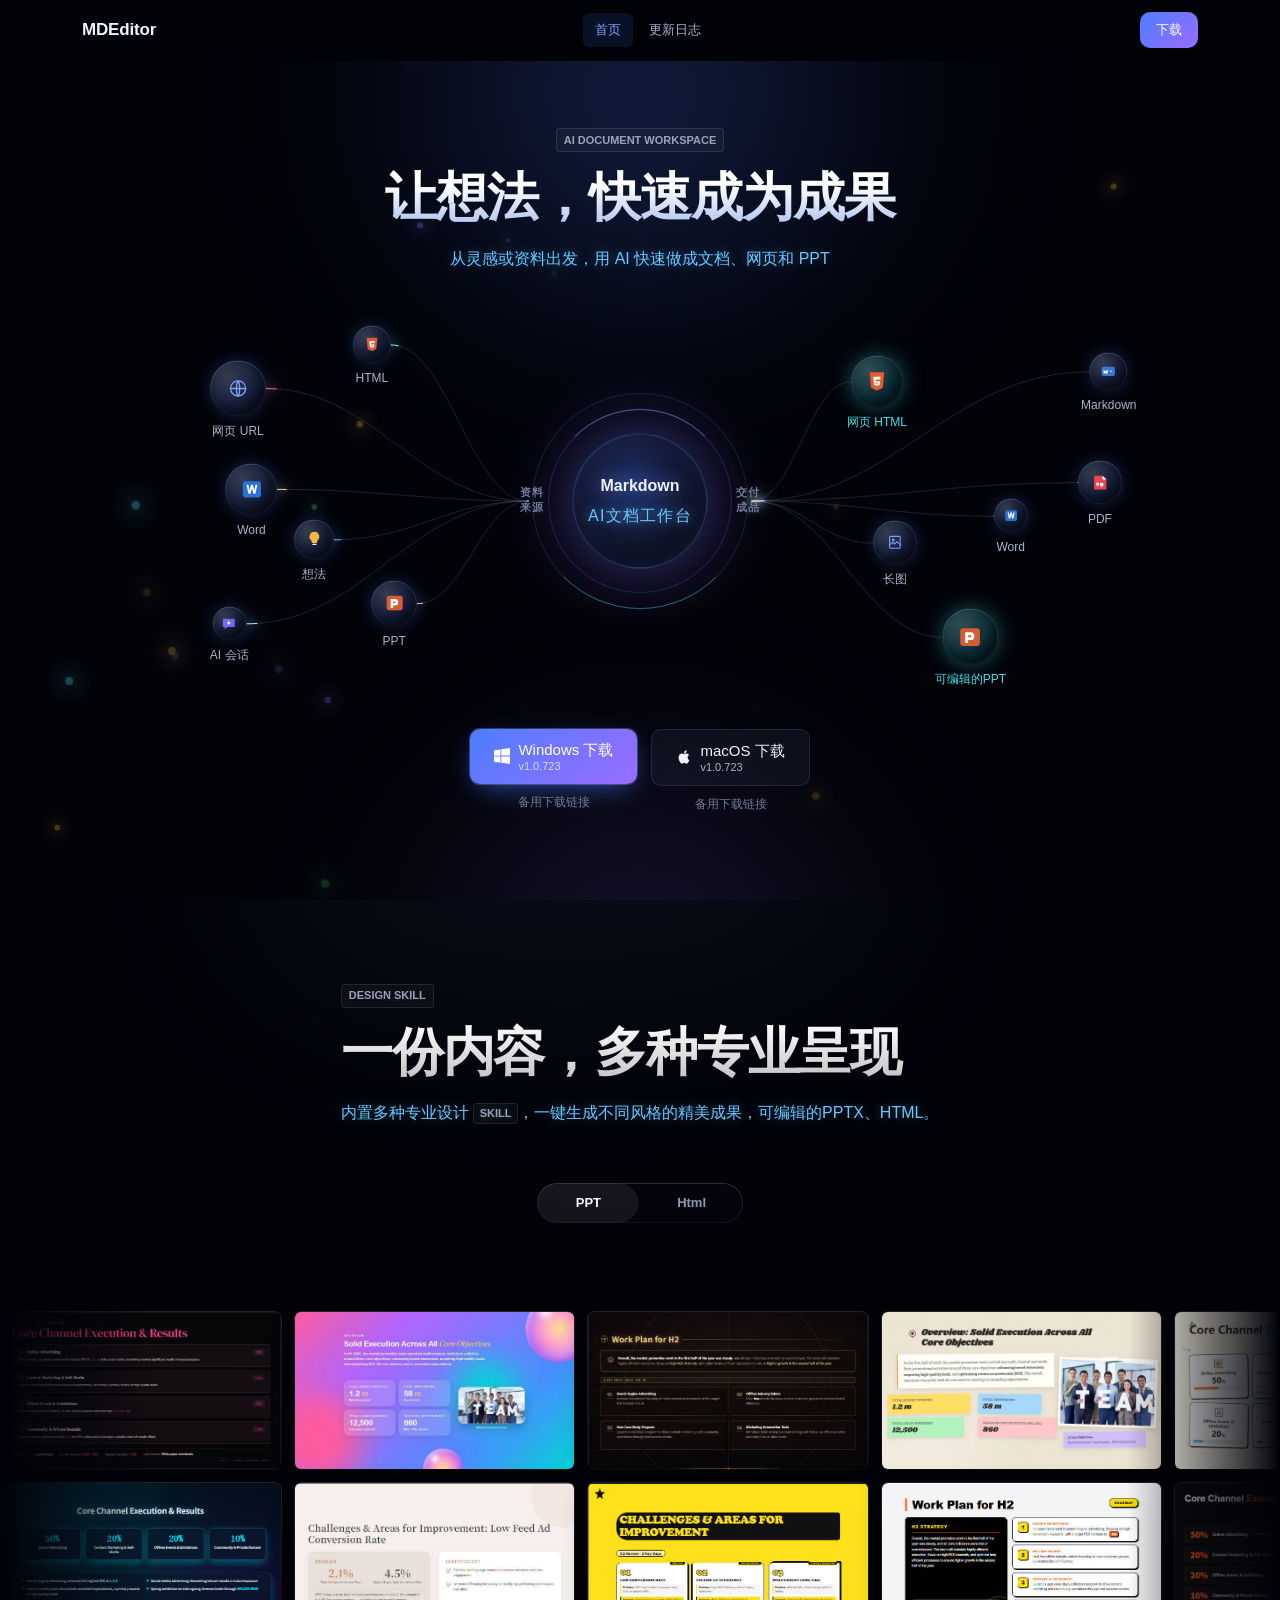
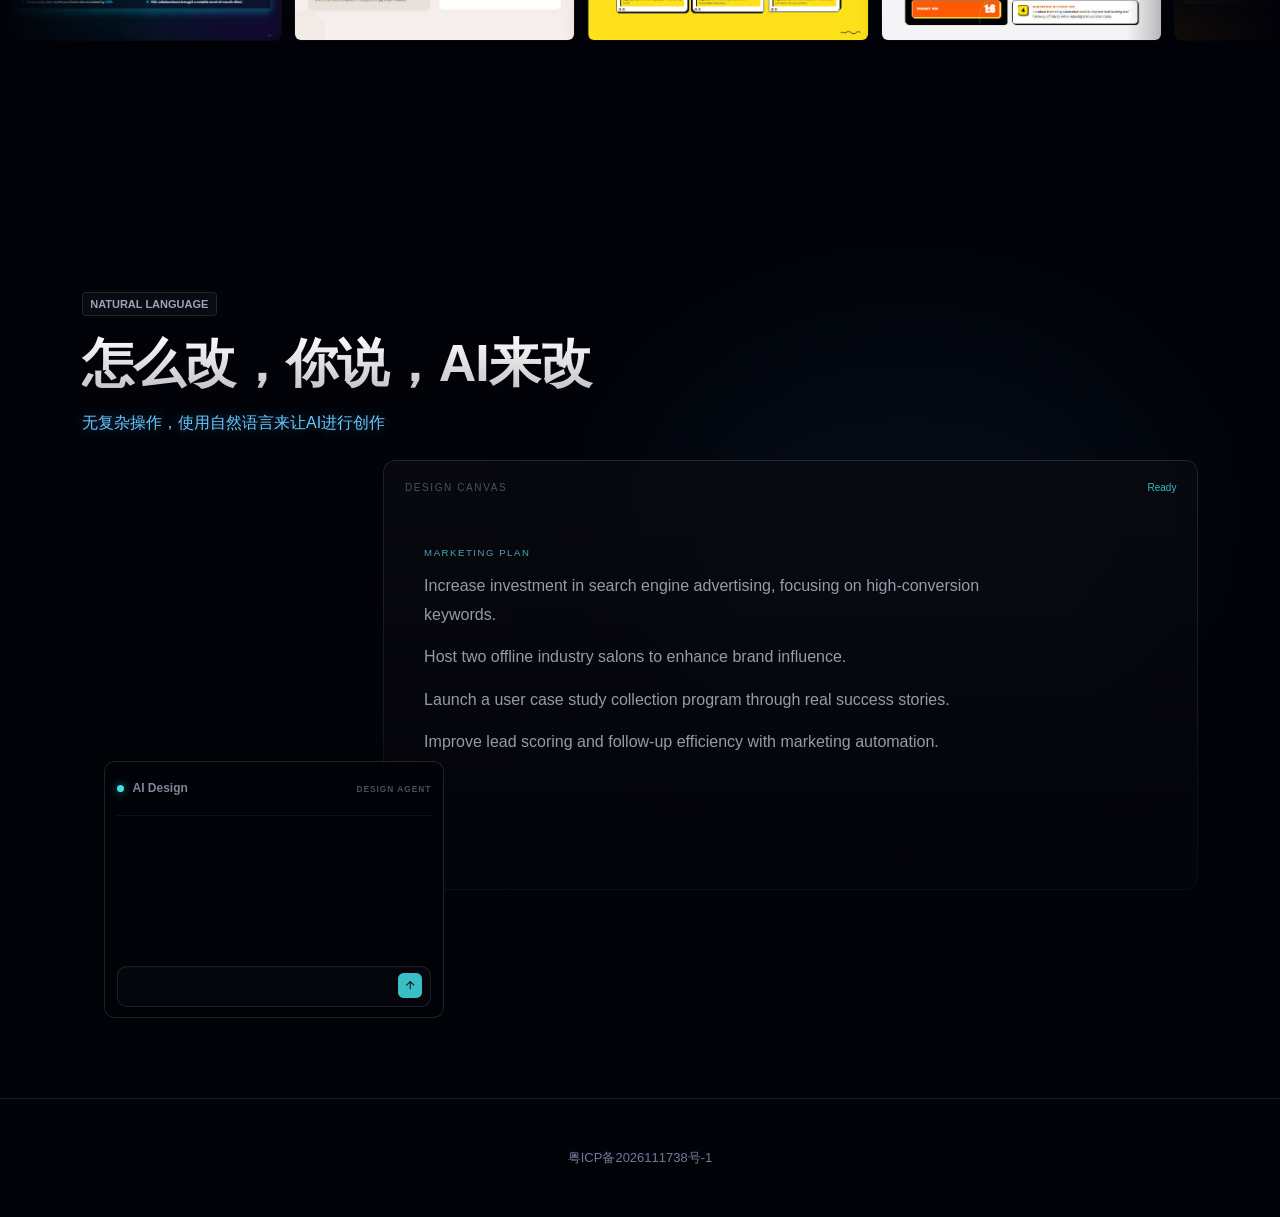
<file: index.html>
<!doctype html>
<html lang="zh-CN">
<head>
  <meta charset="utf-8">
  <meta name="viewport" content="width=device-width, initial-scale=1">
  <meta http-equiv="refresh" content="0; url=/site/">
  <title>MDEditor</title>
  <script>location.replace('/site/' + location.search + location.hash);</script>
</head>
<body>
  <a href="/site/">进入 MDEditor</a>
</body>
</html>
</file>
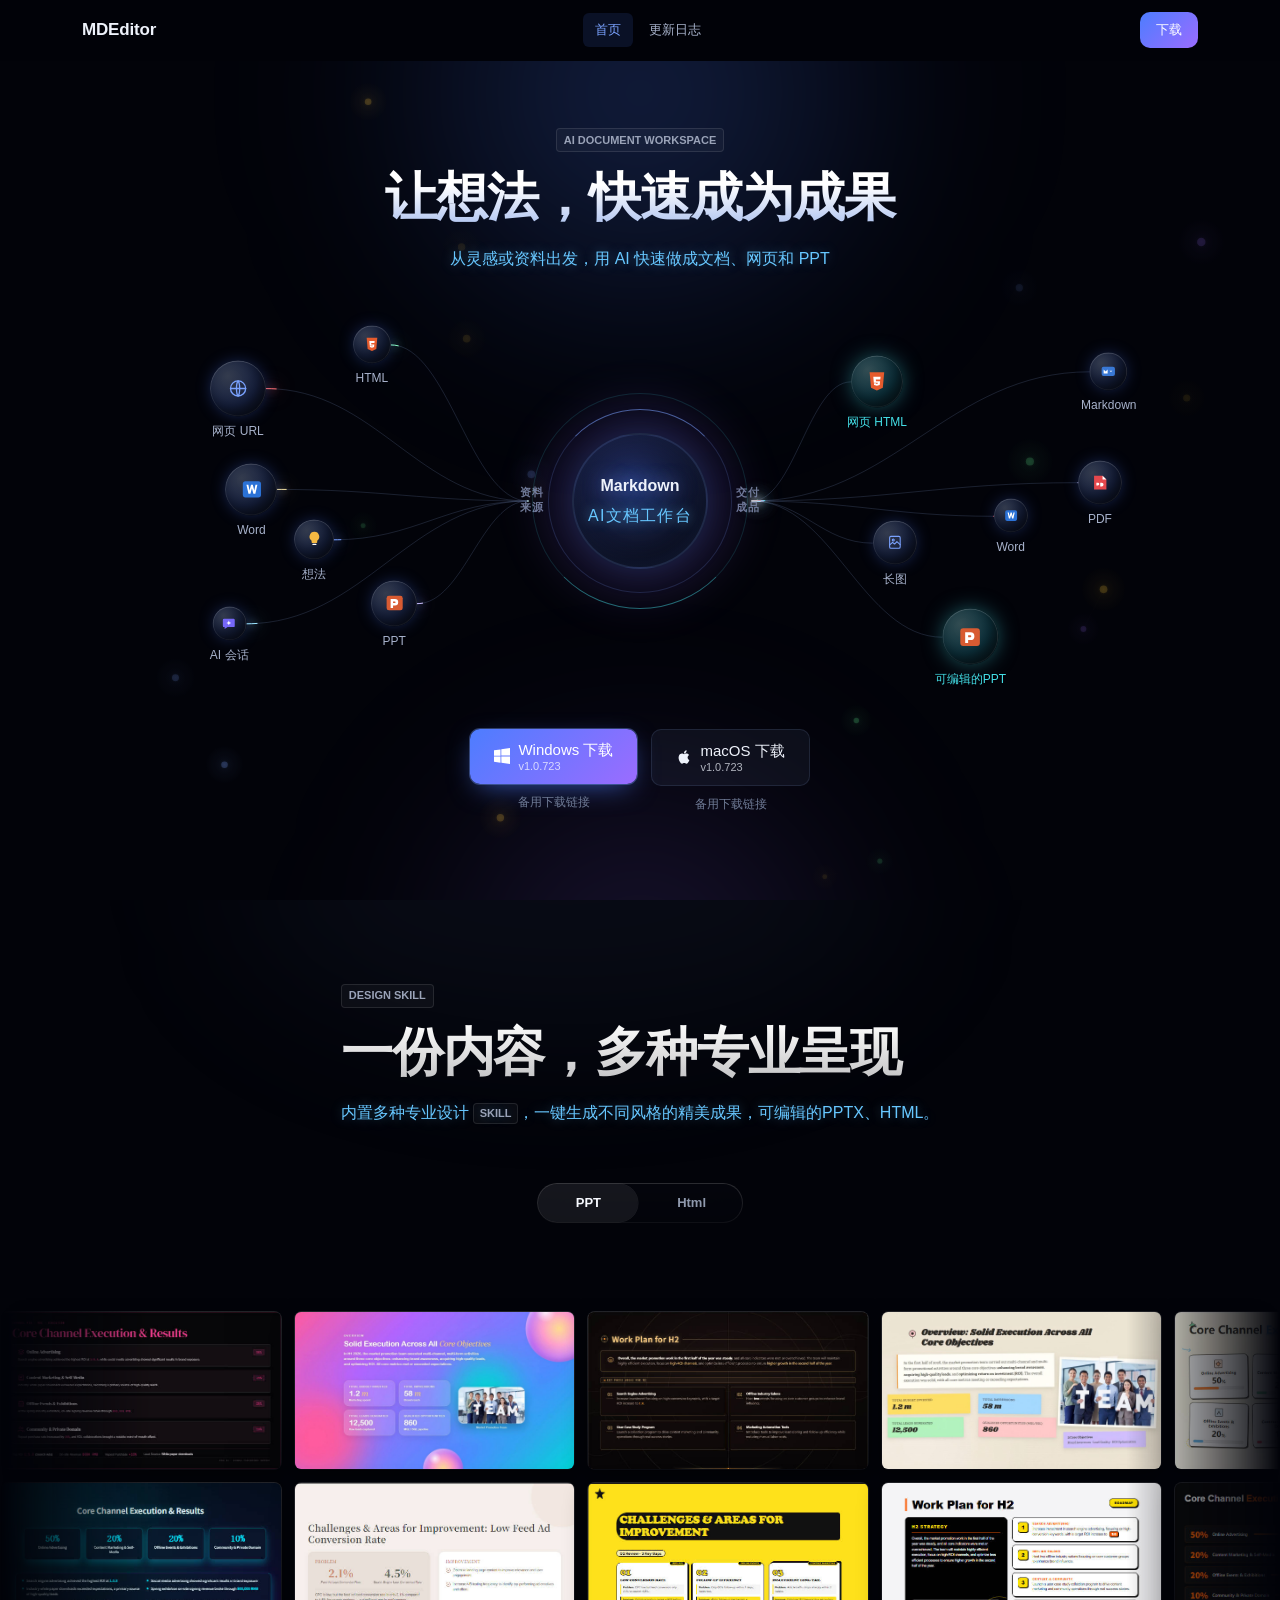
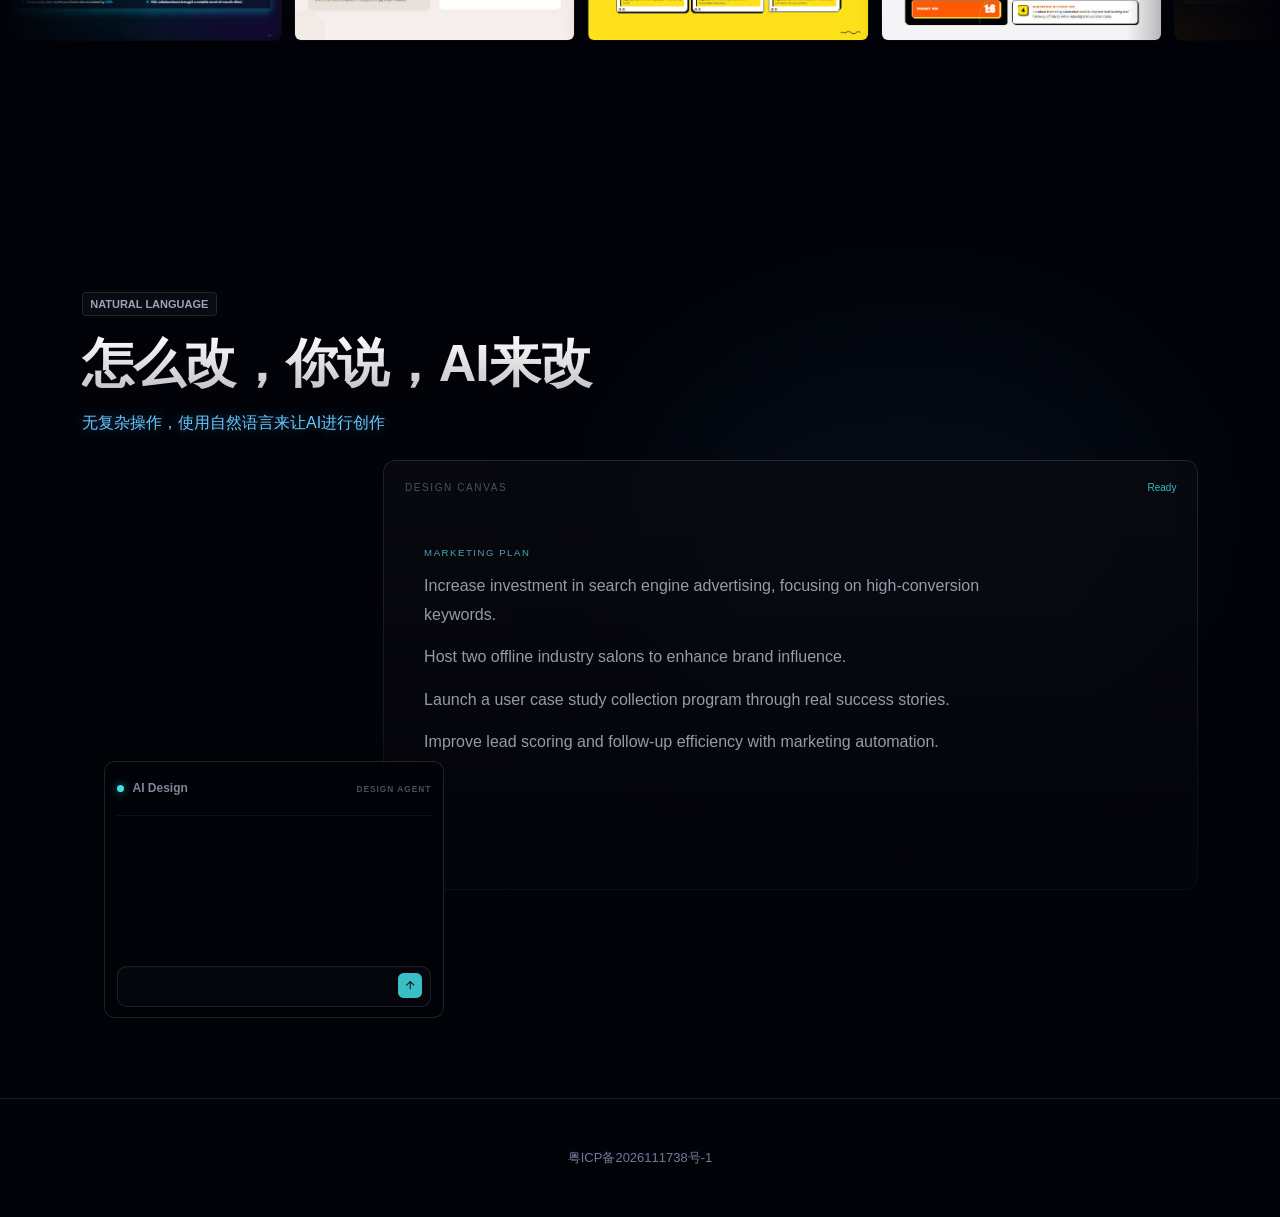
<file: site/index.html>
<!DOCTYPE html>
<html lang="zh-CN">
<head>
  <meta charset="UTF-8">
  <meta name="viewport" content="width=device-width, initial-scale=1.0">
  <meta name="description" content="桌面端文档工作台。把网页、Word、PPT 导入成 Markdown，编辑之后直接生成长图文、演示稿和 PDF，生成完还能继续改。">
  <title>MDEditor - 桌面端文档工作台</title>
  <link rel="stylesheet" href="styles.css?v=8">
</head>
<body>
  <header class="topbar">
    <div class="wrap topbar-inner">
      <a class="brand" href="#top">MDEditor</a>
      <nav class="topbar-nav">
        <a class="nav-tab is-active" href="index.html">首页</a>
        <a class="nav-tab" href="changelog.html">更新日志</a>
      </nav>
      <a class="btn btn-sm" href="#download">下载</a>
    </div>
  </header>

  <main id="top">
    <section class="hero">
      <div class="starfield" aria-hidden="true"></div>
      <div class="nebula nebula-a" aria-hidden="true"></div>
      <div class="nebula nebula-b" aria-hidden="true"></div>

      <div class="wrap hero-inner">
        <span class="showcase-kicker">AI DOCUMENT WORKSPACE</span>
        <h1 class="hero-title">让想法，快速成为成果</h1>
        <p class="hero-lede">
          从灵感或资料出发，用 AI 快速做成文档、网页和 PPT
        </p>

        <div class="cosmos">
          <svg class="cosmos-beams" aria-hidden="true" preserveAspectRatio="none">
            <g class="beam-in">
              <g class="beam-line js-beam-in-static"></g>
              <g class="beam-line beam-meteor js-beam-in-meteor"></g>
            </g>
            <g class="beam-out">
              <g class="beam-line js-beam-out-static"></g>
              <g class="beam-line beam-meteor js-beam-out-meteor"></g>
            </g>
          </svg>

          <!-- 左：来源星球 -->
          <div class="orbit orbit-in">
            <p class="orbit-cap">资料<br>来源</p>
            <ul class="planets">
              <li class="planet" style="--x:35%; --y:20%; --s:3.5rem; --d:0s">
                <span class="planet-body">
                  <svg viewBox="0 0 24 24" aria-hidden="true"><circle cx="12" cy="12" r="9"/><path d="M3 12h18M12 3c2.5 2.6 2.5 15.4 0 18M12 3c-2.5 2.6-2.5 15.4 0 18"/></svg>
                </span>
                <span class="planet-name">网页 URL</span>
              </li>
              <li class="planet" style="--x:65%; --y:7%; --s:2.375rem; --d:-2.6s">
                <span class="planet-body">
                  <svg class="icon-solid icon-html" viewBox="0 0 24 24" aria-hidden="true"><path d="M4 2h16l-1.5 17L12 22l-6.5-3z"/><path d="M8 7h8l-.3 3H10.8l.2 2h4.5l-.4 4-3.1.9-3.1-.9-.2-2h2.4l.1.7.8.2.8-.2.1-1.2H8.6z"/></svg>
                </span>
                <span class="planet-name">HTML</span>
              </li>
              <li class="planet" style="--x:38%; --y:50%; --s:3.25rem; --d:-1.3s">
                <span class="planet-body">
                  <svg class="icon-solid icon-word" viewBox="0 0 24 24" aria-hidden="true"><rect x="2" y="3" width="20" height="18" rx="3"/><path d="M6 7l2.2 10h2.2l1.6-6.1 1.6 6.1h2.2L18 7h-2.1l-1.3 6.3L13 7h-2l-1.6 6.3L8.1 7z"/></svg>
                </span>
                <span class="planet-name">Word</span>
              </li>
              <li class="planet" style="--x:70%; --y:84%; --s:2.875rem; --d:-4.1s">
                <span class="planet-body">
                  <svg class="icon-solid icon-ppt" viewBox="0 0 24 24" aria-hidden="true"><rect x="2" y="3" width="20" height="18" rx="3"/><path d="M7 7h5.4a4 4 0 010 8H10v3H7zm3 3v2h2.2a1 1 0 000-2z"/></svg>
                </span>
                <span class="planet-name">PPT</span>
              </li>
              <li class="planet" style="--x:33%; --y:90%; --s:2.125rem; --d:-5.4s">
                <span class="planet-body">
                  <svg class="icon-solid icon-ai" viewBox="0 0 24 24" aria-hidden="true"><path d="M4 4h16a2 2 0 012 2v10a2 2 0 01-2 2H10l-5 3v-3H4a2 2 0 01-2-2V6a2 2 0 012-2z"/><path d="M12 7l1.1 2.7L16 11l-2.9 1.2L12 15l-1.1-2.8L8 11l2.9-1.3z"/></svg>
                </span>
                <span class="planet-name">AI 会话</span>
              </li>
              <li class="planet" style="--x:52%; --y:65%; --s:2.5rem; --d:-3.2s">
                <span class="planet-body">
                  <svg class="icon-solid icon-idea" viewBox="0 0 24 24" aria-hidden="true"><path d="M12 2a7 7 0 00-4 12.7V17a1 1 0 001 1h6a1 1 0 001-1v-2.3A7 7 0 0012 2z"/><rect x="9" y="19" width="6" height="2" rx="1"/></svg>
                </span>
                <span class="planet-name">想法</span>
              </li>
            </ul>
          </div>

          <div class="beam beam-in-space" aria-hidden="true"></div>

          <!-- 中：转换器 -->
          <div class="core">
            <div class="core-halo" aria-hidden="true"></div>
            <div class="core-ring core-ring-1" aria-hidden="true"></div>
            <div class="core-ring core-ring-2" aria-hidden="true"></div>
            <div class="core-label">
              <p class="core-brand">Markdown</p>
              <p class="core-fn">AI文档工作台</p>
            </div>
          </div>

          <div class="beam beam-out-space" aria-hidden="true"></div>

          <!-- 右：成品 -->
          <div class="orbit orbit-out">
            <p class="orbit-cap">交付<br>成品</p>
            <ul class="planets">
              <li class="planet" style="--x:80%; --y:15%; --s:2.375rem; --d:-3.2s">
                <span class="planet-body">
                  <svg class="icon-solid icon-markdown" viewBox="0 0 24 24" aria-hidden="true"><rect x="2" y="5" width="20" height="14" rx="3"/><path d="M5 15V9l3 3 3-3v6M16 9v4M14 11l2 2 2-2"/></svg>
                </span>
                <span class="planet-name">Markdown</span>
              </li>
              <li class="planet planet-hl" style="--x:28%; --y:18%; --s:3.25rem; --d:-0.7s">
                <span class="planet-body">
                  <svg class="icon-solid icon-html" viewBox="0 0 24 24" aria-hidden="true"><path d="M4 2h16l-1.5 17L12 22l-6.5-3z"/><path d="M8 7h8l-.3 3H10.8l.2 2h4.5l-.4 4-3.1.9-3.1-.9-.2-2h2.4l.1.7.8.2.8-.2.1-1.2H8.6z"/></svg>
                </span>
                <span class="planet-name">网页 HTML</span>
              </li>
              <li class="planet" style="--x:78%; --y:48%; --s:2.75rem; --d:-4.8s">
                <span class="planet-body">
                  <svg class="icon-solid icon-pdf" viewBox="0 0 24 24" aria-hidden="true"><path d="M4 3h11l5 5v13H4z"/><path d="M15 3v5h5M7 17v-5h2a1.8 1.8 0 010 3.6H7m5-3.6v5m0-5h1.8a2.5 2.5 0 010 5H12"/></svg>
                </span>
                <span class="planet-name">PDF</span>
              </li>
              <li class="planet" style="--x:32%; --y:66%; --s:2.75rem; --d:-1.9s">
                <span class="planet-body">
                  <svg viewBox="0 0 24 24" aria-hidden="true"><rect x="4" y="3" width="16" height="18" rx="2"/><circle cx="9.5" cy="8.5" r="1.5"/><path d="M4 16l4.5-4 3 2.6L15 11l5 4.5"/></svg>
                </span>
                <span class="planet-name">长图</span>
              </li>
              <li class="planet" style="--x:58%; --y:58%; --s:2.125rem; --d:-6.1s">
                <span class="planet-body">
                  <svg class="icon-solid icon-word" viewBox="0 0 24 24" aria-hidden="true"><rect x="2" y="3" width="20" height="18" rx="3"/><path d="M6 7l2.2 10h2.2l1.6-6.1 1.6 6.1h2.2L18 7h-2.1l-1.3 6.3L13 7h-2l-1.6 6.3L8.1 7z"/></svg>
                </span>
                <span class="planet-name">Word</span>
              </li>
              <li class="planet planet-hl" style="--x:49%; --y:94%; --s:3.5rem; --d:-2.4s">
                <span class="planet-body">
                  <svg class="icon-solid icon-ppt" viewBox="0 0 24 24" aria-hidden="true"><rect x="2" y="3" width="20" height="18" rx="3"/><path d="M7 7h5.4a4 4 0 010 8H10v3H7zm3 3v2h2.2a1 1 0 000-2z"/></svg>
                </span>
                <span class="planet-name">可编辑的PPT</span>
              </li>
            </ul>
          </div>
        </div>

        <div class="hero-cta" id="download">
          <div class="download-option">
            <a class="btn btn-primary js-dl-win" href="#" download>
              <svg viewBox="0 0 24 24" aria-hidden="true"><path d="M0 3.449L9.75 2.1v9.451H0m10.949-9.602L24 0v11.4H10.949M0 12.6h9.75v9.451L0 20.699M10.949 12.6H24V24l-12.9-1.801"/></svg>
              <span class="btn-copy"><span>Windows 下载</span><small>v1.0.703</small></span>
            </a>
            <a class="backup-download js-dl-win-backup" href="#" download>备用下载链接</a>
          </div>
          <div class="download-option">
            <a class="btn btn-ghost js-dl-mac" href="#" download>
              <svg viewBox="0 0 24 24" aria-hidden="true"><path d="M18.71 19.5c-.83 1.24-1.71 2.45-3.05 2.47-1.34.03-1.77-.79-3.29-.79-1.53 0-2 .77-3.27.82-1.31.05-2.3-1.32-3.14-2.53C4.25 17 2.94 12.45 4.7 9.39c.87-1.52 2.43-2.48 4.12-2.51 1.28-.02 2.5.87 3.29.87.78 0 2.26-1.07 3.81-.91.65.03 2.47.26 3.64 1.98-.09.06-2.17 1.28-2.15 3.81.03 3.02 2.65 4.03 2.68 4.04-.03.07-.42 1.44-1.38 2.83M13 3.5c.73-.83 1.94-1.46 2.94-1.5.13 1.17-.34 2.35-1.04 3.19-.69.85-1.83 1.51-2.95 1.42-.15-1.15.41-2.35 1.05-3.11z"/></svg>
              <span class="btn-copy"><span>macOS 下载</span><small>v1.0.703</small></span>
            </a>
            <a class="backup-download js-dl-mac-backup" href="#" download>备用下载链接</a>
          </div>
        </div>
      </div>
    </section>

    <section class="showcase-section" id="design-showcase" aria-labelledby="showcase-title">
      <div class="wrap showcase-inner">
        <header class="showcase-header">
          <div class="showcase-heading">
            <span class="showcase-kicker">DESIGN SKILL</span>
            <h2 id="showcase-title">一份内容，多种专业呈现</h2>
            <p class="showcase-summary">内置多种专业设计 <span class="skill-label">SKILL</span>，一键生成不同风格的精美成果，可编辑的PPTX、HTML。</p>
          </div>
        </header>
      </div>

      <div class="wrap showcase-mode-row">
        <div class="showcase-modes" role="tablist" aria-label="成果类型">
          <button class="mode-tab is-active" id="mode-ppt" type="button" role="tab" aria-selected="true" aria-controls="ppt-gallery" tabindex="0" data-mode="ppt">PPT</button>
          <button class="mode-tab" id="mode-page" type="button" role="tab" aria-selected="false" aria-controls="page-empty" tabindex="-1" data-mode="page">Html</button>
        </div>
      </div>

      <div class="showcase-gallery-wrap">
        <div class="showcase-gallery" id="ppt-gallery" role="tabpanel" aria-labelledby="mode-ppt" tabindex="0" aria-live="polite">
          <div class="showcase-gallery-status">正在加载 AI PPT 成果…</div>
        </div>
        <div class="showcase-page-empty is-hidden" id="page-empty" role="tabpanel" aria-labelledby="mode-page" tabindex="0">
          <span class="empty-state-mark" aria-hidden="true">PAGE</span>
          <strong>AI Page 成果即将展示</strong>
          <p>支持生成 HTML、PDF、长图，真实成果素材补充后将在这里呈现。</p>
        </div>
      </div>
    </section>

    <section class="ai-design-section" id="ai-design" aria-labelledby="ai-design-title">
      <div class="wrap ai-design-inner">
        <header class="ai-design-header">
          <span class="showcase-kicker">NATURAL LANGUAGE</span>
          <h2 id="ai-design-title">怎么改，你说，AI来改</h2>
          <p>无复杂操作，使用自然语言来让AI进行创作</p>
        </header>

        <div class="ai-design-stage">
          <div class="ai-canvas" aria-label="AI 设计结果预览">
            <div class="ai-canvas-meta"><span>DESIGN CANVAS</span><span class="ai-result-state">就绪</span></div>
            <div class="ai-result-stack">
              <div class="ai-raw-content is-visible" data-result="raw">
                <span class="ai-raw-kicker">MARKETING PLAN</span>
                <p>Increase investment in search engine advertising, focusing on high-conversion keywords.</p>
                <p>Host two offline industry salons to enhance brand influence.</p>
                <p>Launch a user case study collection program through real success stories.</p>
                <p>Improve lead scoring and follow-up efficiency with marketing automation.</p>
              </div>
              <div class="ai-design-grid" data-result="cards" aria-hidden="true">
                <article class="ai-design-card">
                  <span class="ai-card-icon" aria-hidden="true"><svg viewBox="0 0 24 24"><circle cx="11" cy="11" r="7"></circle><path d="m20 20-3.7-3.7"></path></svg></span>
                  <span class="ai-card-label">SEARCH ADS</span><h3>Search Ads</h3><p>Focus on high-conversion keywords to improve campaign efficiency.</p><strong>Target ROI · 1:6</strong>
                </article>
                <article class="ai-design-card">
                  <span class="ai-card-icon" aria-hidden="true"><svg viewBox="0 0 24 24"><path d="M16 21v-2a4 4 0 0 0-4-4H6a4 4 0 0 0-4 4v2"></path><circle cx="9" cy="7" r="4"></circle><path d="M22 21v-2a4 4 0 0 0-3-3.87"></path><path d="M16 3.13a4 4 0 0 1 0 7.75"></path></svg></span>
                  <span class="ai-card-label">OFFLINE SALONS</span><h3>Offline Salons</h3><p>Connect with core audiences and strengthen brand influence.</p><strong>Key Cities · 2</strong>
                </article>
                <article class="ai-design-card">
                  <span class="ai-card-icon" aria-hidden="true"><svg viewBox="0 0 24 24"><path d="M14 2H6a2 2 0 0 0-2 2v16a2 2 0 0 0 2 2h12a2 2 0 0 0 2-2V8z"></path><path d="M14 2v6h6"></path><path d="M8 13h8M8 17h6"></path></svg></span>
                  <span class="ai-card-label">CASE STUDIES</span><h3>Case Studies</h3><p>Turn real success stories into content that travels.</p><strong>New This Quarter · 12</strong>
                </article>
                <article class="ai-design-card">
                  <span class="ai-card-icon" aria-hidden="true"><svg viewBox="0 0 24 24"><path d="M13 2 3 14h9l-1 8 10-12h-9z"></path></svg></span>
                  <span class="ai-card-label">AUTOMATION</span><h3>Marketing Automation</h3><p>Improve lead scoring and follow-up efficiency.</p><strong>Manual Effort · -30%</strong>
                </article>
              </div>
            </div>
          </div>

          <div class="ai-chat" aria-label="AI 设计指令演示">
            <div class="ai-chat-bar"><span class="ai-chat-status" aria-hidden="true"></span><span>AI Design</span><span class="ai-chat-model">DESIGN AGENT</span></div>
            <div class="ai-chat-body">
              <div class="ai-chat-history" aria-live="polite">
                <div class="ai-chat-message" data-message="card"><span>把内容设计为卡片</span></div>
                <div class="ai-chat-message" data-message="icon"><span>增加 SVG 图标进行点缀</span></div>
              </div>
              <div class="ai-composer">
                <span class="ai-command-text"></span><span class="ai-command-caret" aria-hidden="true"></span>
                <span class="ai-send-button" aria-hidden="true"><svg viewBox="0 0 24 24"><path d="M12 19V5M5 12l7-7 7 7"></path></svg></span>
              </div>
            </div>
          </div>
        </div>
      </div>
    </section>
  </main>

  <footer class="site-footer">
    <div class="wrap">
      <p class="footer-beian">
        <a href="https://beian.miit.gov.cn" target="_blank" rel="noopener">粤ICP备2026111738号-1</a>
      </p>
    </div>
  </footer>

  <script src="script.js?v=12"></script>
</body>
</html>
</file>
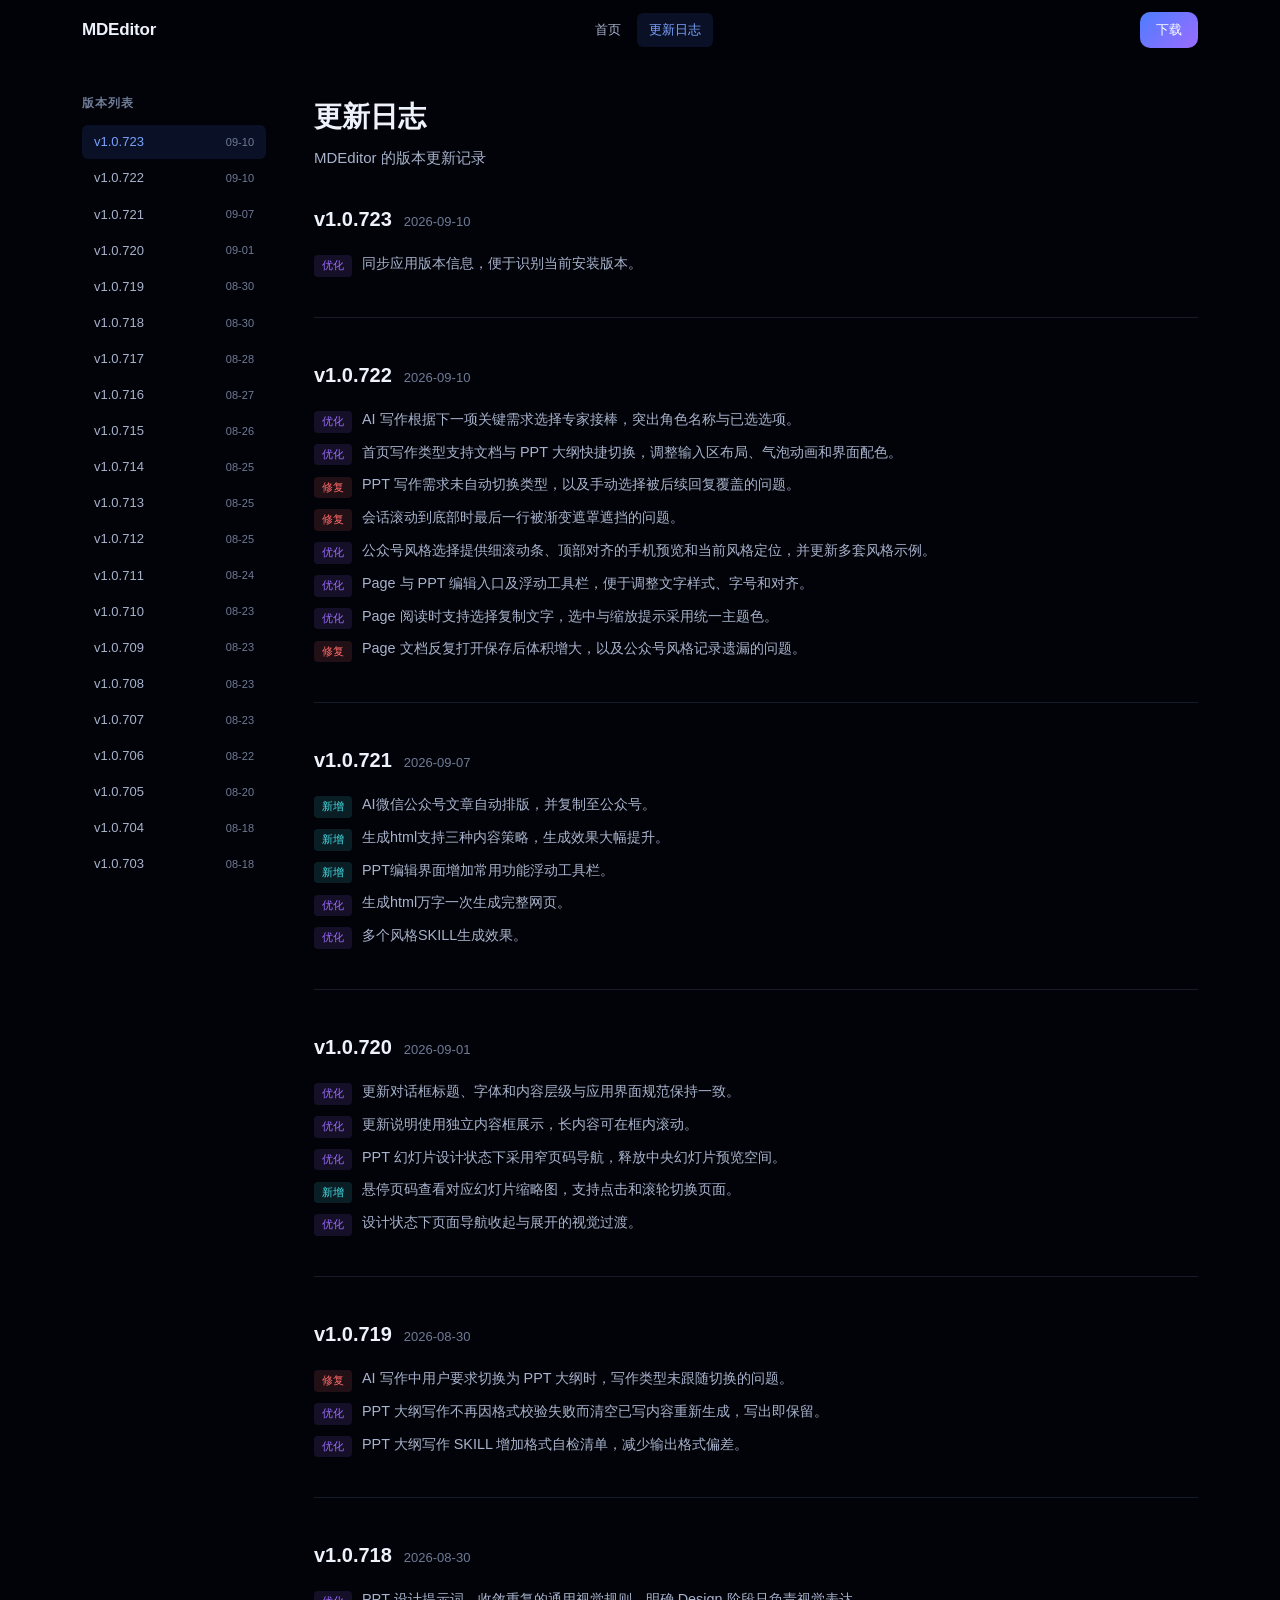
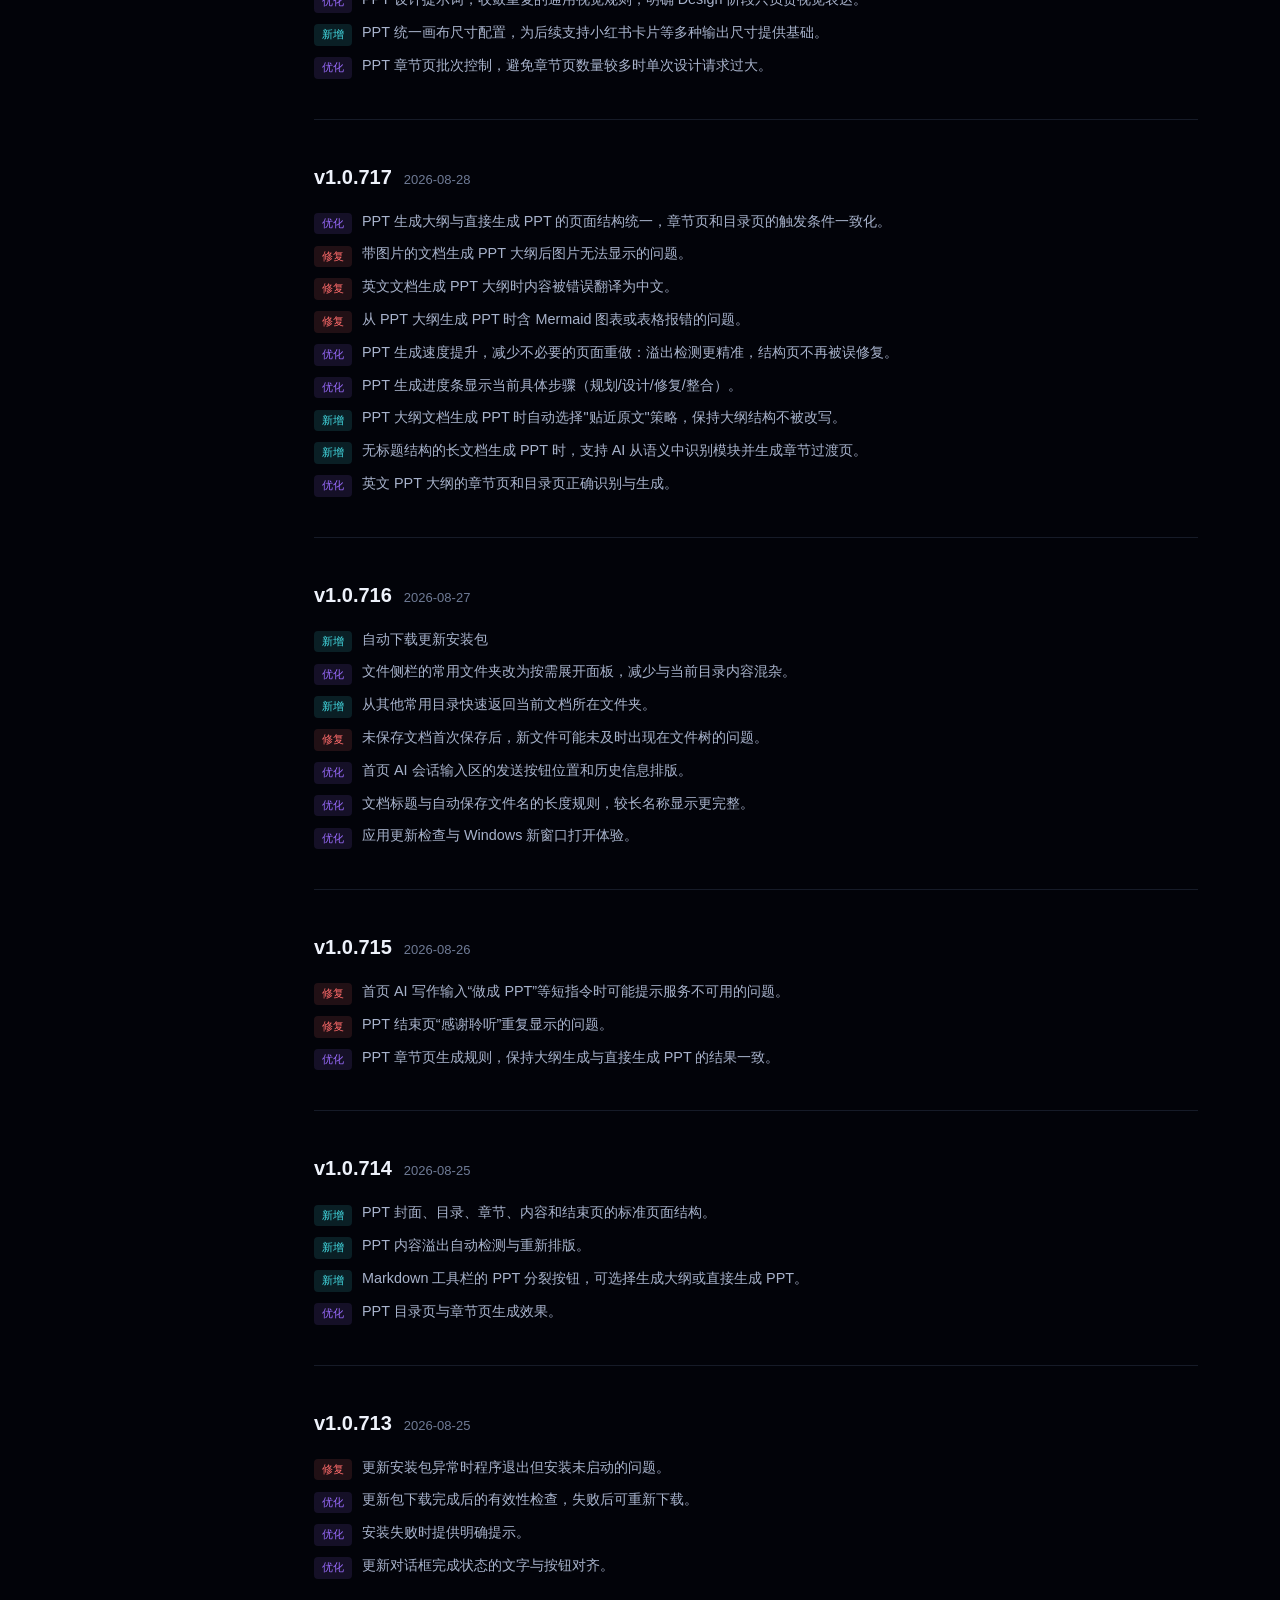
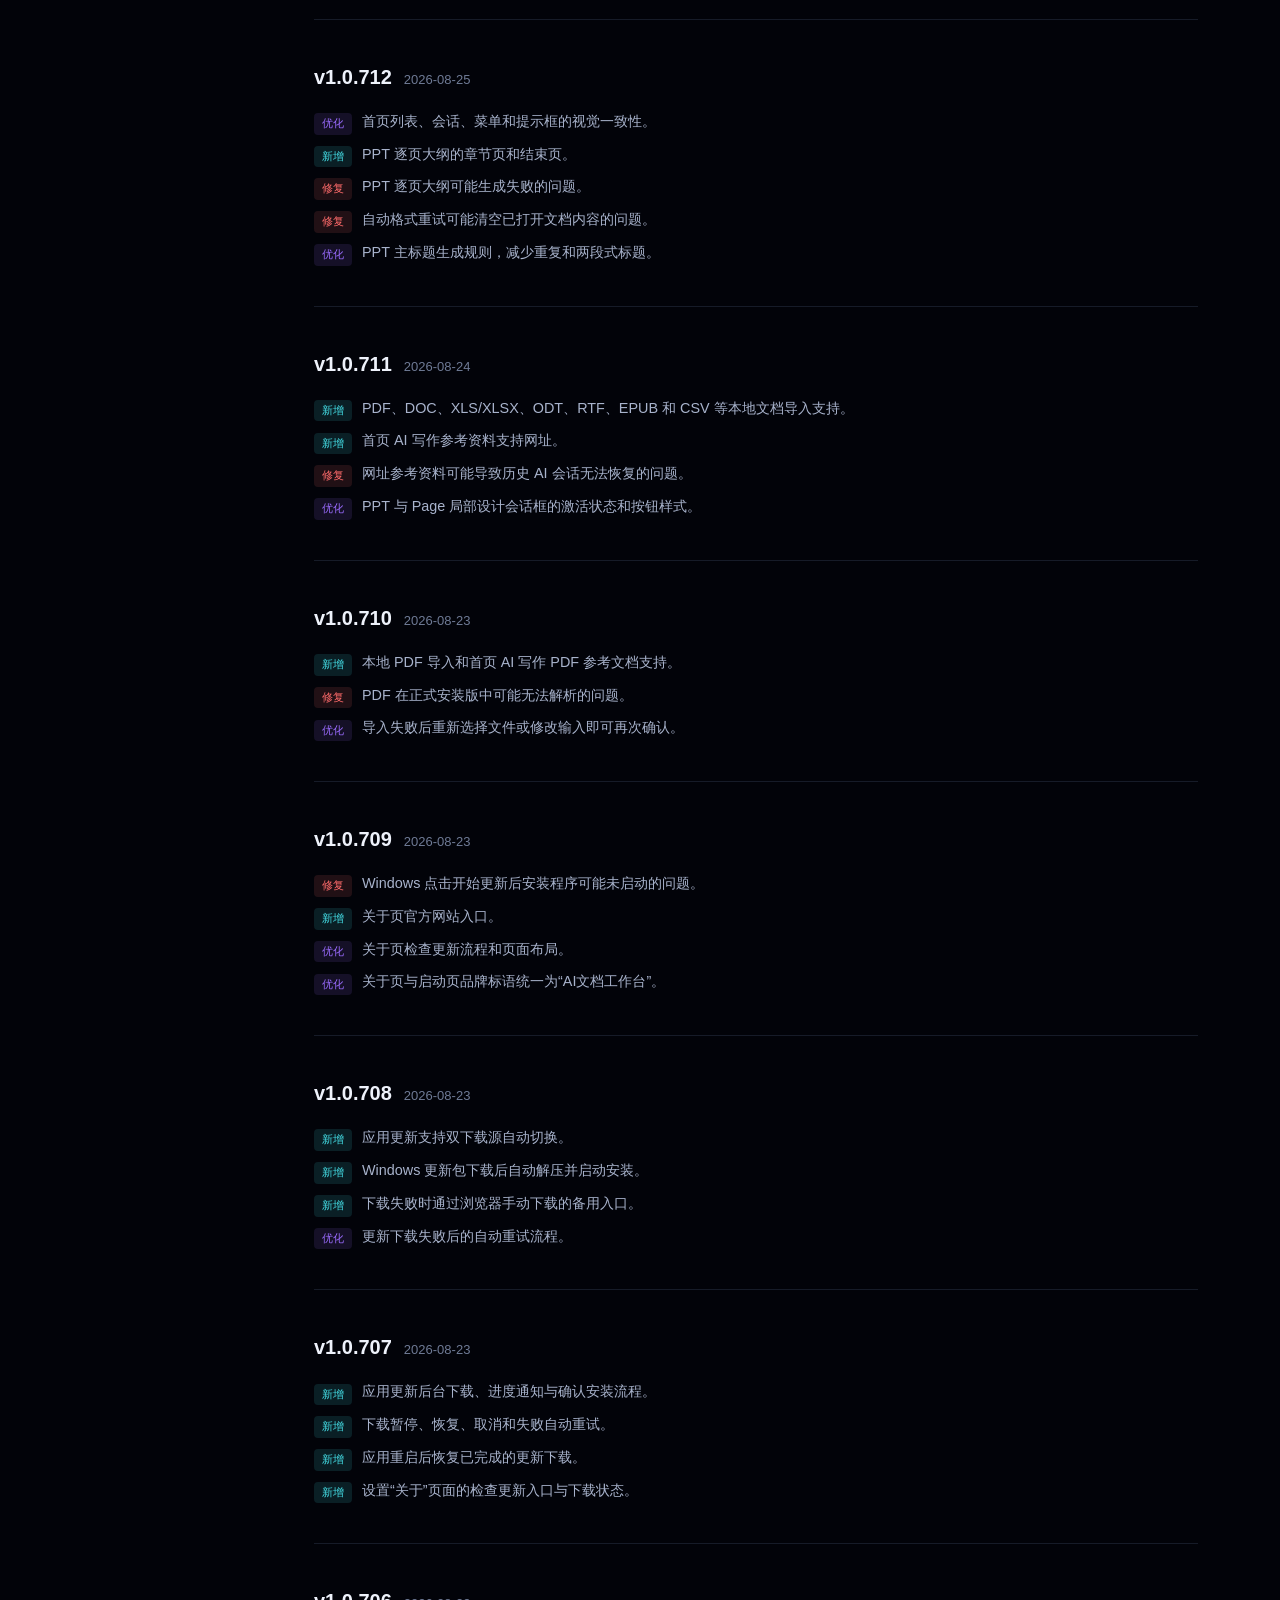
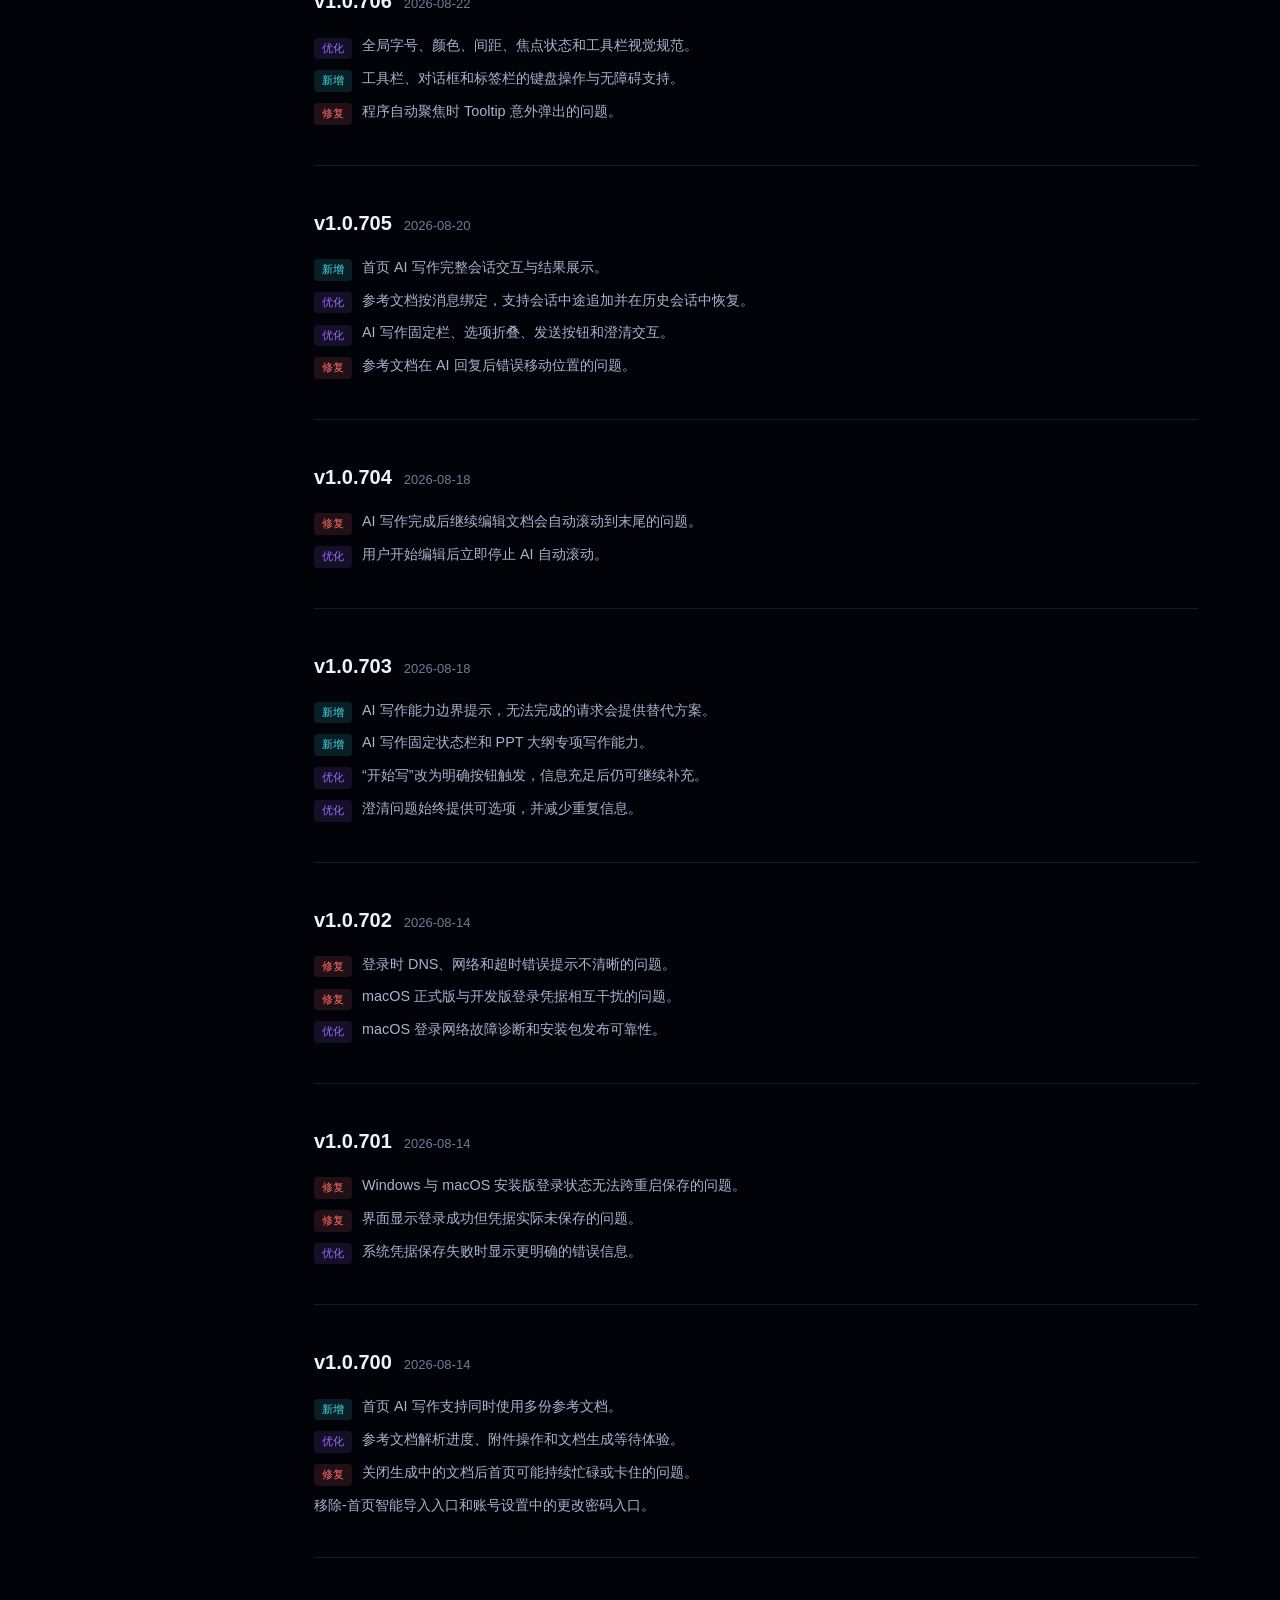
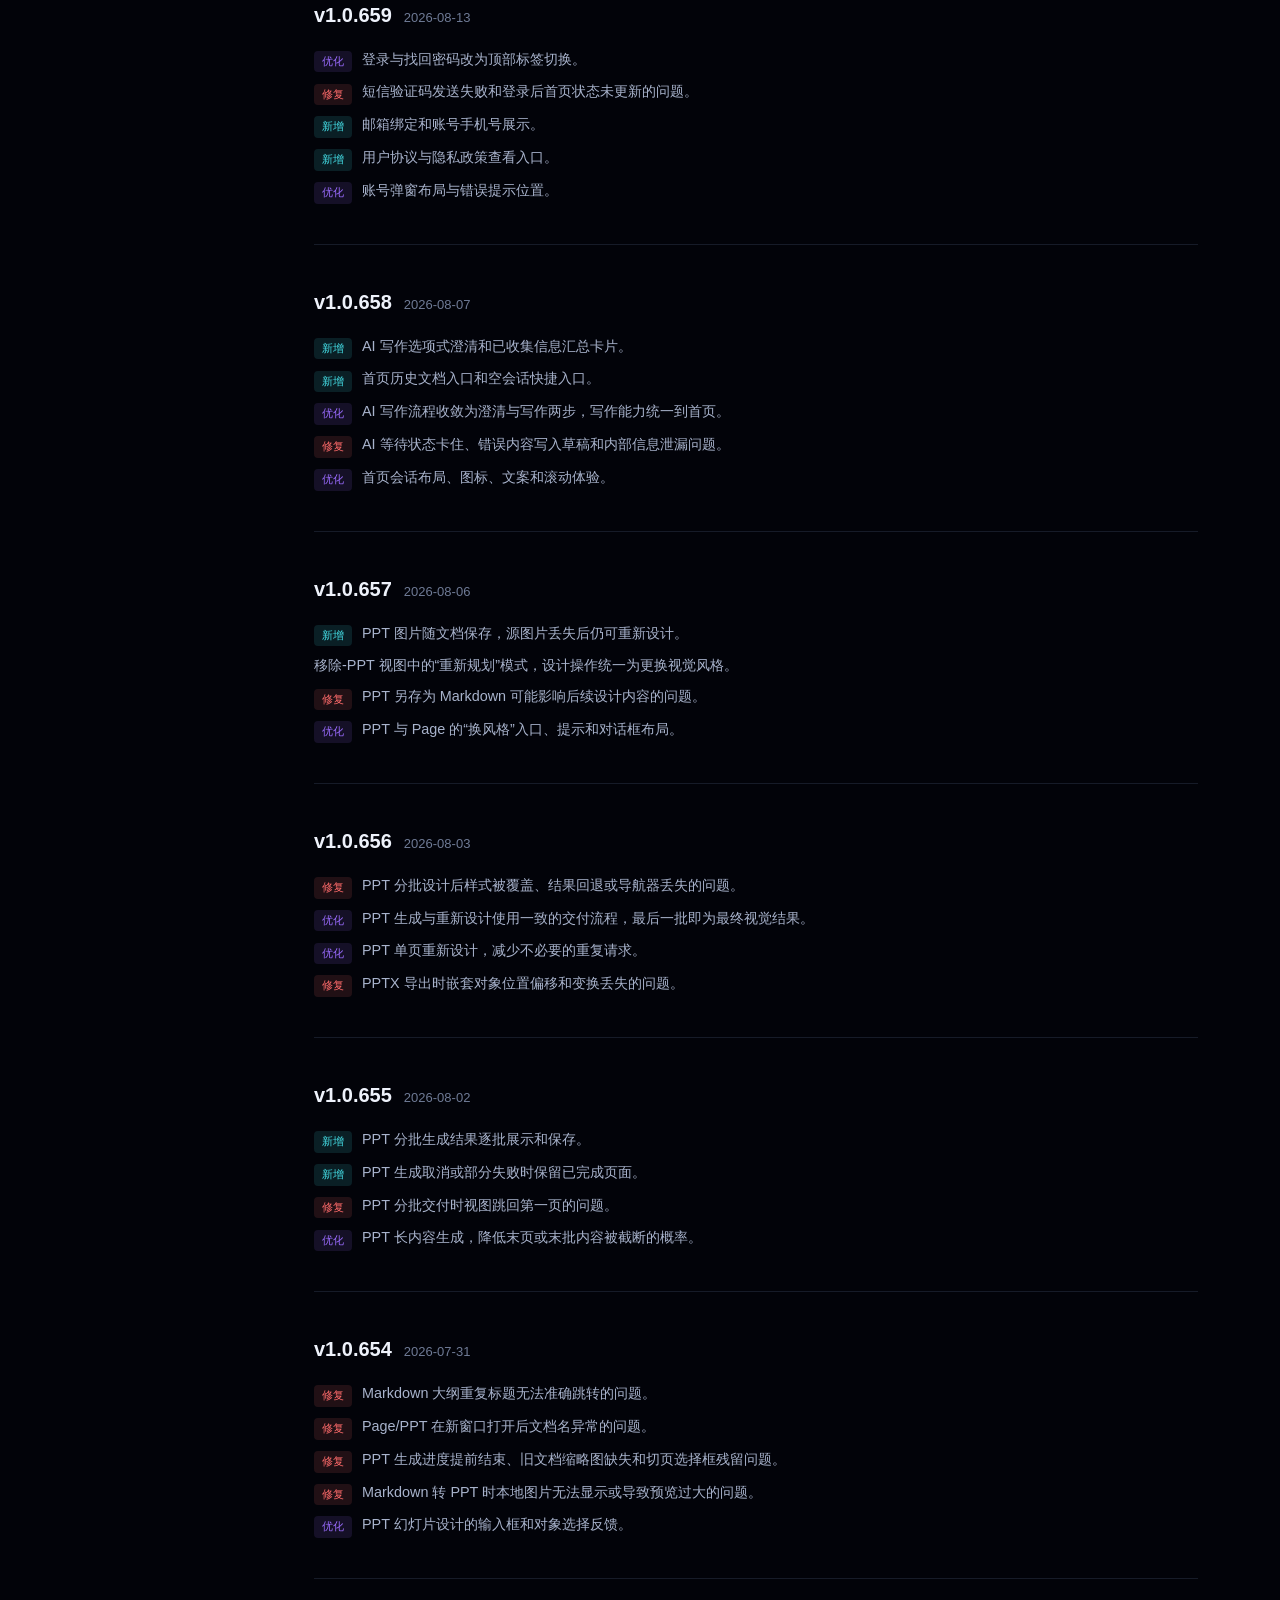
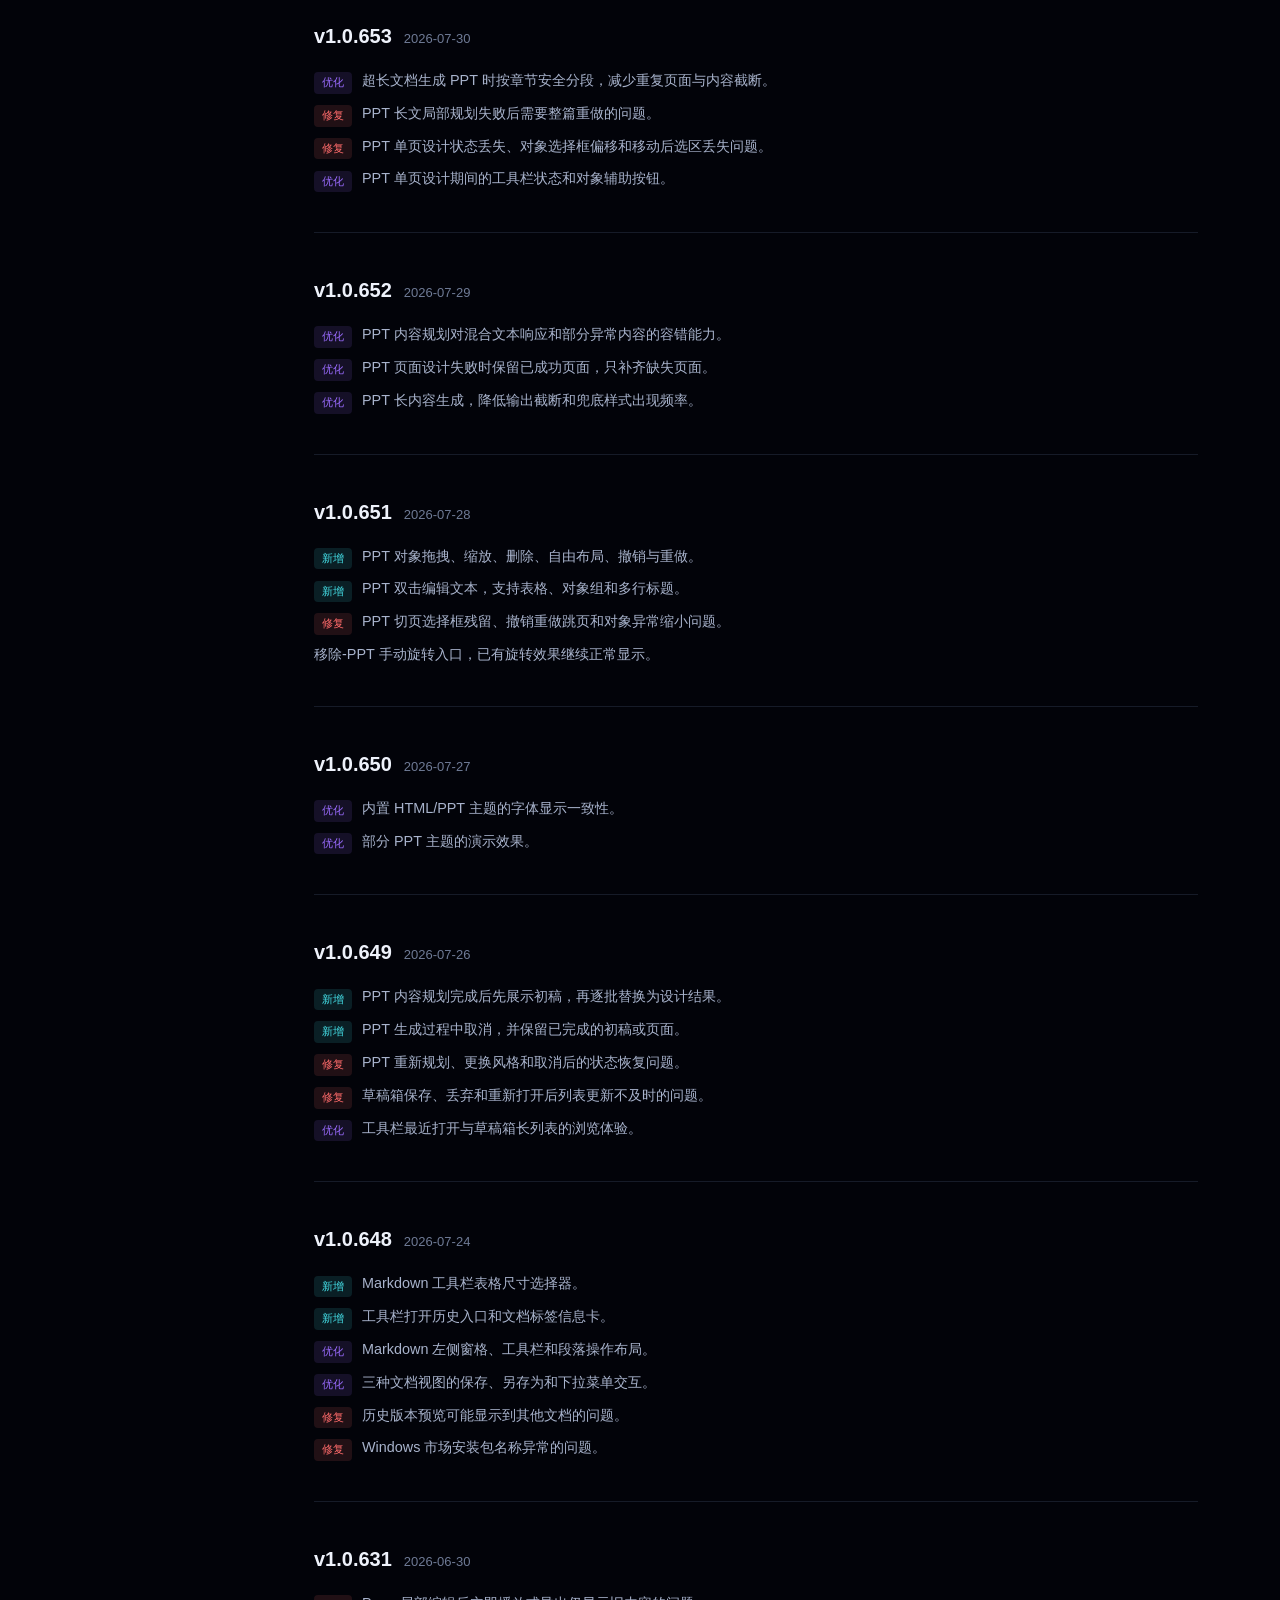
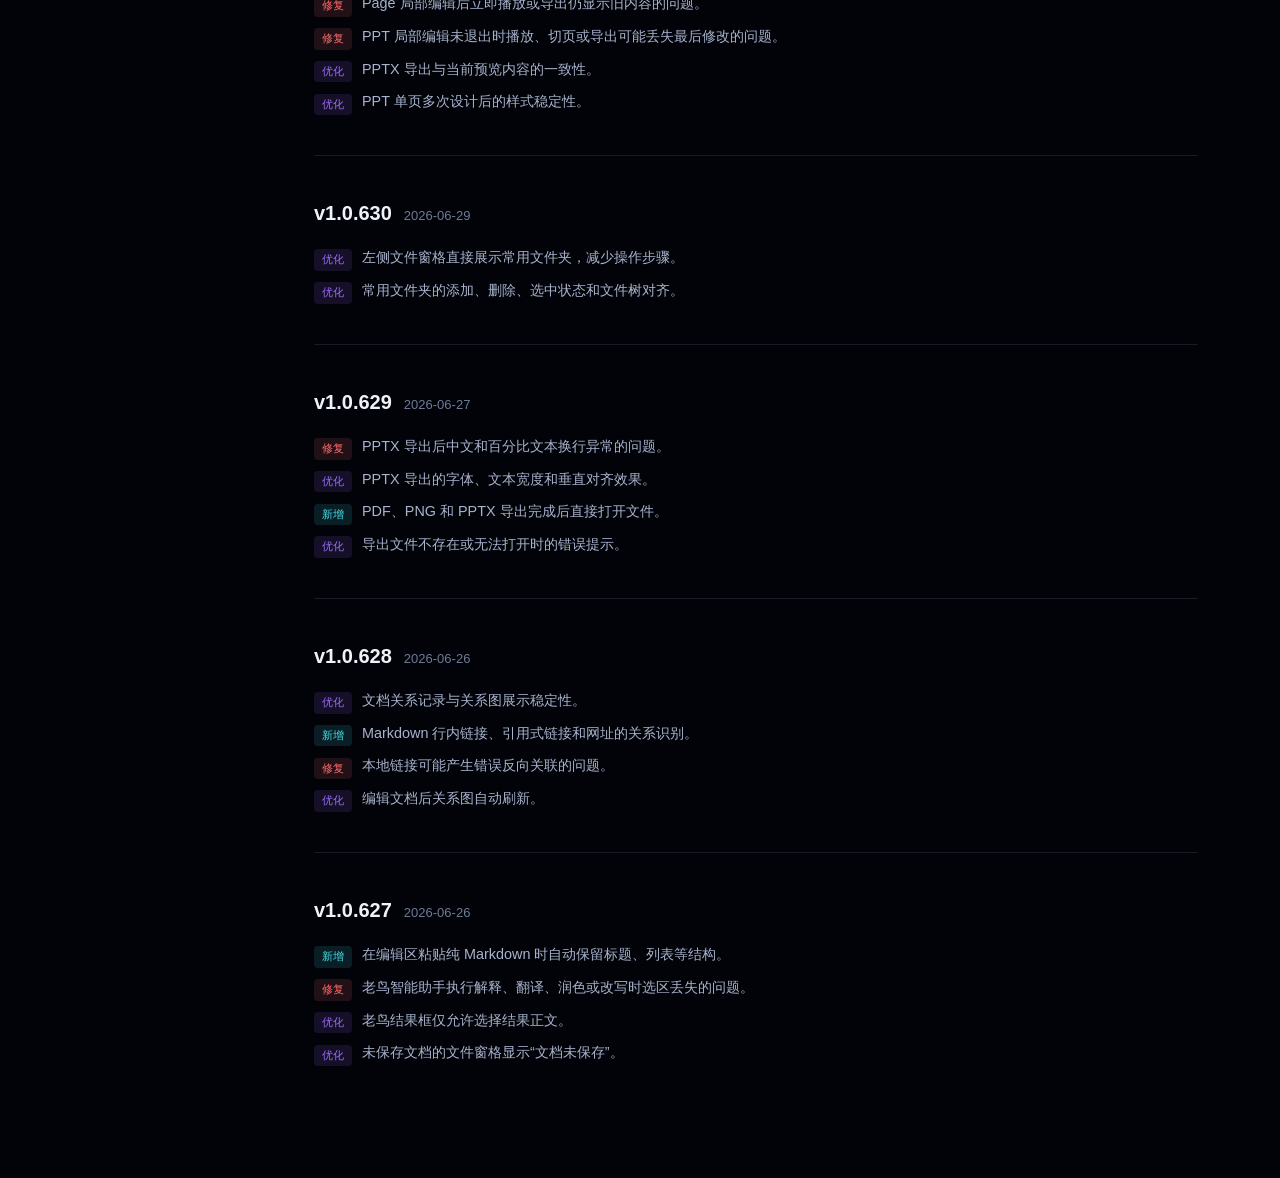
<file: site/changelog.html>
<!DOCTYPE html>
<html lang="zh-CN">
<head>
  <meta charset="UTF-8">
  <meta name="viewport" content="width=device-width, initial-scale=1.0">
  <meta name="description" content="MDEditor 更新日志 - 查看所有版本的更新内容">
  <title>更新日志 - MDEditor</title>
  <link rel="stylesheet" href="styles.css?v=8">
  <style>
    .changelog-layout {
      display: flex;
      gap: 2rem;
      max-width: var(--wrap);
      margin: 0 auto;
      padding: 2rem;
      min-height: calc(100vh - 60px);
    }

    .changelog-sidebar {
      position: sticky;
      top: 80px;
      width: 200px;
      flex-shrink: 0;
      max-height: calc(100vh - 100px);
      overflow-y: auto;
      padding-right: 1rem;
    }

    .changelog-sidebar::-webkit-scrollbar {
      width: 3px;
    }

    .changelog-sidebar::-webkit-scrollbar-thumb {
      background: var(--bg-line);
      border-radius: 3px;
    }

    .sidebar-title {
      font-size: 0.75rem;
      font-weight: 600;
      text-transform: uppercase;
      letter-spacing: 0.08em;
      color: var(--text-3);
      margin-bottom: 0.75rem;
    }

    .version-list {
      display: flex;
      flex-direction: column;
      gap: 0.125rem;
    }

    .version-link {
      display: flex;
      align-items: center;
      gap: 0.5rem;
      padding: 0.375rem 0.75rem;
      border-radius: 6px;
      font-size: 0.8125rem;
      color: var(--text-2);
      transition: background 0.15s, color 0.15s;
      cursor: pointer;
    }

    .version-link:hover {
      background: rgba(77, 125, 255, 0.08);
      color: var(--text);
    }

    .version-link.is-active {
      background: rgba(77, 125, 255, 0.12);
      color: var(--brand-lit);
    }

    .version-link-date {
      font-size: 0.6875rem;
      color: var(--text-3);
      margin-left: auto;
    }

    .changelog-content {
      flex: 1;
      min-width: 0;
    }

    .changelog-header {
      margin-bottom: 2rem;
    }

    .changelog-header h1 {
      font-size: 1.75rem;
      font-weight: 700;
      margin-bottom: 0.25rem;
    }

    .changelog-header p {
      color: var(--text-2);
      font-size: 0.9375rem;
    }

    .version-section {
      margin-bottom: 2.5rem;
      padding-bottom: 2.5rem;
      border-bottom: 1px solid var(--bg-line);
    }

    .version-section:last-child {
      border-bottom: none;
    }

    .version-heading {
      display: flex;
      align-items: baseline;
      gap: 0.75rem;
      margin-bottom: 1rem;
    }

    .version-heading h2 {
      font-size: 1.25rem;
      font-weight: 600;
      color: var(--text);
    }

    .version-heading .version-date {
      font-size: 0.8125rem;
      color: var(--text-3);
    }

    .change-list {
      display: flex;
      flex-direction: column;
      gap: 0.5rem;
    }

    .change-item {
      display: flex;
      align-items: flex-start;
      gap: 0.625rem;
      font-size: 0.9rem;
      color: var(--text-2);
      line-height: 1.6;
    }

    .change-tag {
      display: inline-flex;
      align-items: center;
      padding: 0.125rem 0.5rem;
      border-radius: 4px;
      font-size: 0.6875rem;
      font-weight: 500;
      flex-shrink: 0;
      margin-top: 0.2rem;
    }

    .change-tag.tag-new {
      background: rgba(69, 224, 232, 0.12);
      color: var(--cyan);
    }

    .change-tag.tag-fix {
      background: rgba(255, 107, 107, 0.12);
      color: #ff6b6b;
    }

    .change-tag.tag-opt {
      background: rgba(155, 108, 255, 0.12);
      color: var(--violet);
    }

    @media (max-width: 768px) {
      .changelog-layout {
        flex-direction: column;
        padding: 1rem;
      }

      .changelog-sidebar {
        position: static;
        width: 100%;
        max-height: none;
        overflow-y: visible;
        padding-right: 0;
        margin-bottom: 1.5rem;
        padding-bottom: 1rem;
        border-bottom: 1px solid var(--bg-line);
      }

      .version-list {
        flex-direction: row;
        flex-wrap: wrap;
        gap: 0.25rem;
      }

      .version-link-date {
        display: none;
      }
    }
  </style>
</head>
<body>
  <header class="topbar">
    <div class="wrap topbar-inner">
      <a class="brand" href="index.html">MDEditor</a>
      <nav class="topbar-nav">
        <a class="nav-tab" href="index.html">首页</a>
        <a class="nav-tab is-active" href="changelog.html">更新日志</a>
      </nav>
      <a class="btn btn-sm" href="index.html#download">下载</a>
    </div>
  </header>

  <main class="changelog-layout">
    <aside class="changelog-sidebar">
      <p class="sidebar-title">版本列表</p>
      <div class="version-list" id="versionList"></div>
    </aside>
    <div class="changelog-content">
      <div class="changelog-header">
        <h1>更新日志</h1>
        <p>MDEditor 的版本更新记录</p>
      </div>
      <div id="changelogEntries"></div>
    </div>
  </main>

  <script>
    (async function () {
      const resp = await fetch('changelog.json');
      const versions = await resp.json();

      const sidebar = document.getElementById('versionList');
      const entries = document.getElementById('changelogEntries');

      // 渲染内容
      versions.forEach(v => {
        const vId = 'v' + v.version.replace(/\./g, '-');

        // 侧边栏链接
        const link = document.createElement('a');
        link.className = 'version-link';
        link.href = `#${vId}`;
        link.innerHTML = `<span>v${v.version}</span><span class="version-link-date">${v.date.slice(5)}</span>`;
        sidebar.appendChild(link);

        // 主内容
        const section = document.createElement('section');
        section.className = 'version-section';
        section.id = vId;

        let changesHtml = '';
        v.changes.forEach(c => {
          let tag = '', text = c;
          if (c.startsWith('新增-')) { tag = '<span class="change-tag tag-new">新增</span>'; text = c.slice(3); }
          else if (c.startsWith('修复-')) { tag = '<span class="change-tag tag-fix">修复</span>'; text = c.slice(3); }
          else if (c.startsWith('优化-')) { tag = '<span class="change-tag tag-opt">优化</span>'; text = c.slice(3); }
          changesHtml += `<div class="change-item">${tag}<span>${text}</span></div>`;
        });

        section.innerHTML = `
          <div class="version-heading">
            <h2>v${v.version}</h2>
            <span class="version-date">${v.date}</span>
          </div>
          <div class="change-list">${changesHtml}</div>
        `;
        entries.appendChild(section);
      });

      // 滚动高亮联动
      const links = sidebar.querySelectorAll('.version-link');
      const sections = entries.querySelectorAll('.version-section');

      const observer = new IntersectionObserver(entries => {
        entries.forEach(entry => {
          if (entry.isIntersecting) {
            links.forEach(l => l.classList.remove('is-active'));
            const active = sidebar.querySelector(`a[href="#${entry.target.id}"]`);
            if (active) active.classList.add('is-active');
          }
        });
      }, { rootMargin: '-80px 0px -70% 0px' });

      sections.forEach(s => observer.observe(s));

      // 点击平滑滚动
      links.forEach(link => {
        link.addEventListener('click', e => {
          e.preventDefault();
          const id = link.getAttribute('href').slice(1);
          const target = document.getElementById(id);
          if (target) target.scrollIntoView({ behavior: 'smooth', block: 'start' });
        });
      });

      // 首个高亮
      if (links[0]) links[0].classList.add('is-active');
    })();
  </script>
</body>
</html>
</file>
<file: site/styles.css>
/* ============================================
   MDEditor 官网 - 宇宙感首屏
   深空底 + 来源星球 → 转换器 → 交付成品
   ============================================ */

:root {
  /* 文字 */
  --text: #eef2fb;
  --text-2: #a8b3cc;
  --text-3: #6f7b96;

  /* 全站深空背景 */
  --bg: #020309;
  --bg-soft: #070a14;
  --bg-line: rgba(126, 148, 200, 0.16);

  /* 品牌／光效 */
  --brand: #4d7dff;
  --brand-lit: #7aa2ff;
  --cyan: #45e0e8;
  --violet: #9b6cff;

  /* 尺寸 */
  --wrap: 1180px;
  --radius: 10px;

  /* 字体 */
  --font: -apple-system, BlinkMacSystemFont, 'Segoe UI', 'PingFang SC',
          'Hiragino Sans GB', 'Microsoft YaHei', sans-serif;
}

* {
  margin: 0;
  padding: 0;
  box-sizing: border-box;
}

html {
  scroll-behavior: smooth;
}

body {
  font-family: var(--font);
  color: var(--text);
  background: var(--bg);
  line-height: 1.7;
  -webkit-font-smoothing: antialiased;
  overflow-x: hidden;
}

a {
  color: inherit;
  text-decoration: none;
}

ul, ol {
  list-style: none;
}

.wrap {
  max-width: var(--wrap);
  margin: 0 auto;
  padding: 0 2rem;
}

/* ============================================
   顶栏
   ============================================ */

.topbar {
  position: sticky;
  top: 0;
  z-index: 100;
  background: rgba(2, 3, 9, 0.76);
  backdrop-filter: saturate(160%) blur(14px);
  border-bottom: 1px solid transparent;
  transition: border-color 0.2s ease;
}

.topbar.is-stuck {
  border-bottom-color: var(--bg-line);
}

.topbar-inner {
  display: flex;
  align-items: center;
  justify-content: space-between;
  height: 60px;
}

.brand {
  font-size: 1.0625rem;
  font-weight: 600;
  letter-spacing: -0.01em;
}

.topbar-nav {
  display: flex;
  gap: 0.25rem;
}

.nav-tab {
  padding: 0.375rem 0.75rem;
  border-radius: 6px;
  font-size: 0.8125rem;
  color: var(--text-2);
  transition: background 0.15s, color 0.15s;
}

.nav-tab:hover {
  background: rgba(77, 125, 255, 0.08);
  color: var(--text);
}

.nav-tab.is-active {
  background: rgba(77, 125, 255, 0.12);
  color: var(--brand-lit);
}

/* ============================================
   按钮
   ============================================ */

.btn {
  display: inline-flex;
  align-items: center;
  justify-content: center;
  gap: 0.5rem;
  padding: 0.75rem 1.5rem;
  border-radius: var(--radius);
  font-size: 0.9375rem;
  font-weight: 500;
  cursor: pointer;
  transition: background 0.15s ease, border-color 0.15s ease,
              box-shadow 0.2s ease, transform 0.15s ease;
  white-space: nowrap;
}

.btn svg {
  width: 16px;
  height: 16px;
  fill: currentColor;
  flex-shrink: 0;
}

.btn-copy {
  display: flex;
  flex-direction: column;
  align-items: flex-start;
  gap: 0.125rem;
  line-height: 1.15;
}

.btn-copy small {
  font-size: 11px;
  font-weight: 400;
  opacity: 0.72;
}

.btn-primary {
  background: linear-gradient(135deg, var(--brand), var(--violet));
  color: #fff;
  box-shadow: 0 0 0 1px rgba(122, 162, 255, 0.35),
              0 8px 28px -8px rgba(77, 125, 255, 0.7);
}

.btn-primary:hover {
  box-shadow: 0 0 0 1px rgba(122, 162, 255, 0.55),
              0 10px 34px -8px rgba(77, 125, 255, 0.9);
}

.btn-ghost {
  background: rgba(126, 148, 200, 0.08);
  color: var(--text);
  border: 1px solid var(--bg-line);
}

.btn-ghost:hover {
  border-color: rgba(122, 162, 255, 0.5);
}

.btn-sm {
  padding: 0.4375rem 1rem;
  font-size: 0.8125rem;
  background: linear-gradient(135deg, var(--brand), var(--violet));
  color: #fff;
}

.btn:active {
  transform: translateY(1px);
}

.btn.is-off {
  opacity: 0.4;
  pointer-events: none;
}

/* ============================================
   首屏容器与深空背景
   ============================================ */

.hero {
  position: relative;
  padding: 4rem 0 5.5rem;
  text-align: center;
  background: var(--bg);
  overflow: hidden;
}

/* 星点：多层 radial-gradient，避免引图片 */
.starfield {
  position: absolute;
  inset: -10% 0 0;
  pointer-events: none;
}
.starfield canvas {
  display: block;
  width: 100%;
  height: 100%;
  opacity: 0.7;
  filter: blur(0.5px);
}

/* 星云：两团柔光，一冷一紫 */
.nebula {
  position: absolute;
  border-radius: 50%;
  filter: blur(90px);
  pointer-events: none;
}

.nebula-a {
  top: -14rem;
  left: 50%;
  width: 46rem;
  height: 32rem;
  margin-left: -23rem;
  background: radial-gradient(circle, rgba(77, 125, 255, 0.28), transparent 68%);
}

.nebula-b {
  bottom: -18rem;
  left: 50%;
  width: 38rem;
  height: 28rem;
  margin-left: -19rem;
  background: radial-gradient(circle, rgba(155, 108, 255, 0.2), transparent 70%);
}

.hero-inner {
  position: relative;
  z-index: 1;
}

.eyebrow {
  display: inline-block;
  padding: 0.25rem 0.875rem;
  border: 1px solid var(--bg-line);
  border-radius: 999px;
  font-size: 0.75rem;
  font-weight: 500;
  letter-spacing: 0.08em;
  color: var(--brand-lit);
  background: rgba(77, 125, 255, 0.08);
  margin-bottom: 1.25rem;
}

.hero-title {
  font-size: clamp(2.125rem, 4.4vw, 3.25rem);
  font-weight: 650;
  line-height: 1.22;
  letter-spacing: -0.02em;
  margin-bottom: 1rem;
  background: linear-gradient(180deg, #ffffff 30%, #a9bfef 100%);
  -webkit-background-clip: text;
  background-clip: text;
  -webkit-text-fill-color: transparent;
}

.hero-lede {
  max-width: 34rem;
  margin: 0 auto 3.75rem;
  font-size: 1rem;
  color: #67c7ff;
  text-shadow: 0 0 12px rgba(103, 199, 255, 0.35);
}

.hero-cta {
  position: relative;
  z-index: 999;
  display: flex;
  gap: 0.875rem;
  justify-content: center;
  flex-wrap: wrap;
  margin-top: 3.75rem;
  scroll-margin-top: 80px;
}

.download-option {
  display: flex;
  flex-direction: column;
  align-items: center;
  gap: 0.375rem;
}

.backup-download {
  margin-top: 5px;
  color: var(--text-3);
  font-size: 12px;
  line-height: 1.25;
  text-decoration: none;
  transition: color 0.15s ease;
}

.backup-download:hover {
  color: var(--text-2);
}

.backup-download.is-off {
  opacity: 0.4;
  pointer-events: none;
}

.hero-meta {
  margin-top: 1.25rem;
  font-size: 0.8125rem;
  color: var(--text-3);
}

/* ============================================
   宇宙链路：来源星球 → 转换器 → 交付成品
   ============================================ */

.cosmos {
  position: relative;
  display: grid;
  grid-template-columns: 14rem 1fr minmax(0, 14rem) 1fr 14rem;
  align-items: center;
  pointer-events: none;
}

.cosmos-beams {
  position: absolute;
  z-index: 1;
  inset: 0;
  width: 100%;
  height: 100%;
  overflow: visible;
  pointer-events: none;
}

.orbit {
  position: relative;
}

.orbit-cap {
  position: absolute;
  z-index: 3;
  top: 50%;
  width: 2rem;
  transform: translateY(-50%);
  font-size: 0.6875rem;
  font-weight: 600;
  line-height: 1.45;
  letter-spacing: 0.12em;
  text-align: center;
  color: var(--text-3);
  text-transform: uppercase;
}

.orbit-in .orbit-cap { right: -1.25rem; }
.orbit-out .orbit-cap { left: -1.25rem; }

/* 对象层和光束层重叠，星球可以占用整段线路空间 */
.orbit-in { grid-column: 1 / 3; grid-row: 1; z-index: 2; }
.beam-in-space { grid-column: 1 / 3; grid-row: 1; }
.core { grid-column: 3; grid-row: 1; z-index: 3; }
.beam-out-space { grid-column: 4 / 6; grid-row: 1; }
.orbit-out { grid-column: 4 / 6; grid-row: 1; z-index: 2; }

/* 星球散布：绝对定位，坐标和大小由行内 --x/--y/--s 给 */
.planets {
  position: relative;
  height: 21rem;
}

.planet {
  position: absolute;
  left: var(--x);
  top: var(--y);
  display: flex;
  flex-direction: column;
  align-items: center;
  gap: 0.4375rem;
  transform: translate(-50%, -50%);
}

/* 星球本体：球面渐变 + 外发光，尺寸跟随 --s */
.planet-body {
  position: relative;
  display: grid;
  place-items: center;
  width: calc(var(--s) * var(--k, 1));
  height: calc(var(--s) * var(--k, 1));
  border-radius: 50%;
  background:
    radial-gradient(circle at 32% 28%,
      rgba(180, 205, 255, 0.28) 0%,
      rgba(40, 58, 110, 0.55) 55%,
      rgba(10, 14, 28, 0.9) 100%);
  box-shadow:
    inset -6px -8px 14px rgba(0, 0, 0, 0.55),
    0 0 18px -4px rgba(77, 125, 255, 0.45);
  transition: box-shadow 0.25s ease, transform 0.25s ease;
}

.planet-body::before {
  position: absolute;
  inset: 0;
  padding: 1px;
  border-radius: inherit;
  background: linear-gradient(
    180deg,
    rgba(255, 255, 255, 0.16) 0%,
    rgba(255, 255, 255, 0.05) 100%
  );
  content: '';
  pointer-events: none;
  -webkit-mask: linear-gradient(#000 0 0) content-box, linear-gradient(#000 0 0);
  -webkit-mask-composite: xor;
  mask-composite: exclude;
}

/* 漂浮加在外层，避免和 hover 的 transform 打架；相位由 --d 错开 */
.planet {
  animation: drift 7s ease-in-out infinite;
  animation-delay: var(--d, 0s);
}

/* 位移必须带上居中的 -50%，否则会顶掉定位 */
@keyframes drift {
  0%, 100% { transform: translate(-50%, -50%); }
  50%      { transform: translate(-50%, calc(-50% - 7px)); }
}

.planet-body svg {
  width: calc(var(--s) * var(--k, 1) * 0.36);
  height: calc(var(--s) * var(--k, 1) * 0.36);
  fill: none;
  stroke: var(--brand-lit);
  stroke-width: 1.6;
  stroke-linecap: round;
  stroke-linejoin: round;
}

.planet-body .icon-solid {
  width: calc(var(--s) * var(--k, 1) * 0.42);
  height: calc(var(--s) * var(--k, 1) * 0.42);
  stroke: #fff;
  stroke-width: 1.35;
}

.icon-solid > :first-child { fill: var(--icon-color); stroke: none; }
.icon-solid > :not(:first-child) { fill: #fff; stroke: none; }
.icon-word { --icon-color: #2b72d6; }
.icon-ppt { --icon-color: #d85b32; }
.icon-pdf { --icon-color: #e5484d; }
.icon-ai { --icon-color: #7567f8; }
.icon-idea { --icon-color: #f5b942; }
.icon-markdown { --icon-color: #3978d4; }
.icon-html { --icon-color: #e55b2d; }

.planet:hover .planet-body {
  transform: translateY(-3px) scale(1.06);
  box-shadow:
    inset -6px -8px 14px rgba(0, 0, 0, 0.5),
    0 0 26px -2px rgba(122, 162, 255, 0.7);
}

.planet-name {
  font-size: 0.75rem;
  color: var(--text-2);
  text-align: center;
  line-height: 1.35;
  white-space: nowrap;
}

/* 可编辑 PPTX 高亮：青色区分 */
.planet-hl .planet-body {
  background:
    radial-gradient(circle at 32% 28%,
      rgba(160, 245, 250, 0.3) 0%,
      rgba(20, 80, 95, 0.6) 55%,
      rgba(8, 18, 26, 0.92) 100%);
  box-shadow:
    inset -6px -8px 14px rgba(0, 0, 0, 0.5),
    0 0 22px -3px rgba(69, 224, 232, 0.5);
}

.planet-hl .planet-body svg {
  stroke: var(--cyan);
}

.planet-hl .planet-name {
  color: var(--cyan);
}

/* ============================================
   光束
   ============================================ */

.beam {
  position: relative;
  height: 21rem;
  min-width: 3rem;
}

.cosmos-beams {
  display: block;
}

.cosmos-beams .beam-in,
.cosmos-beams .beam-out {
  display: block;
}

.beam-line path {
  fill: none;
  stroke: rgba(126, 148, 200, 0.2);
  stroke-width: 1;
  vector-effect: non-scaling-stroke;
}

/* 流星效果：单层高亮 dash + 强发光 + 快速缓动 */
.beam-meteor path {
  fill: none;
  stroke: var(--meteor-color, #7aa2ff);
  stroke-width: 1;
  stroke-linecap: round;
  stroke-dasharray: 18 508;
  vector-effect: non-scaling-stroke;
  filter: drop-shadow(0 0 4px var(--meteor-color, #7aa2ff))
          drop-shadow(0 0 10px var(--meteor-color, #7aa2ff));
  animation: meteor 7.5s linear infinite;
}

/* 入口多色 */
.beam-in .beam-meteor path:nth-child(1) { --meteor-color: #ff6b6b; }
.beam-in .beam-meteor path:nth-child(2) { --meteor-color: #8affc1; }
.beam-in .beam-meteor path:nth-child(3) { --meteor-color: #f1dd9b; }
.beam-in .beam-meteor path:nth-child(4) { --meteor-color: #d7c5ff; }
.beam-in .beam-meteor path:nth-child(5) { --meteor-color: #9fe9ff; }
.beam-in .beam-meteor path:nth-child(6) { --meteor-color: #7aa2ff; }

/* 出口多色 */
.beam-out .beam-meteor path:nth-child(1) { --meteor-color: #45e0e8; }
.beam-out .beam-meteor path:nth-child(2) { --meteor-color: #8affc1; }
.beam-out .beam-meteor path:nth-child(3) { --meteor-color: #d7c5ff; }
.beam-out .beam-meteor path:nth-child(4) { --meteor-color: #f1dd9b; }
.beam-out .beam-meteor path:nth-child(5) { --meteor-color: #ff6b6b; }
.beam-out .beam-meteor path:nth-child(6) { --meteor-color: #9fe9ff; }

/* 入口侧错落 */
.beam-in .beam-meteor path:nth-child(1) { animation-delay: 0s; }
.beam-in .beam-meteor path:nth-child(2) { animation-delay: 0.4s; }
.beam-in .beam-meteor path:nth-child(3) { animation-delay: 0.8s; }
.beam-in .beam-meteor path:nth-child(4) { animation-delay: 1.2s; }
.beam-in .beam-meteor path:nth-child(5) { animation-delay: 1.6s; }
.beam-in .beam-meteor path:nth-child(6) { animation-delay: 2.0s; }

/* 出口侧延迟 */
.beam-out .beam-meteor path:nth-child(1) { animation-delay: 1.2s; }
.beam-out .beam-meteor path:nth-child(2) { animation-delay: 1.55s; }
.beam-out .beam-meteor path:nth-child(3) { animation-delay: 1.9s; }
.beam-out .beam-meteor path:nth-child(4) { animation-delay: 2.25s; }
.beam-out .beam-meteor path:nth-child(5) { animation-delay: 2.6s; }
.beam-out .beam-meteor path:nth-child(6) { animation-delay: 2.95s; }

@keyframes meteor {
  from { stroke-dashoffset: 526; }
  to   { stroke-dashoffset: 0; }
}

/* ============================================
   中央转换器
   ============================================ */

.core {
  position: relative;
  display: grid;
  place-items: center;
  height: 19rem;
}

/* 底层光晕 */
.core-halo {
  position: absolute;
  width: 15rem;
  height: 15rem;
  border-radius: 50%;
  background: radial-gradient(circle,
    rgba(77, 125, 255, 0.35) 0%,
    rgba(155, 108, 255, 0.14) 45%,
    transparent 70%);
  filter: blur(18px);
  animation: breathe 4s ease-in-out infinite;
}

@keyframes breathe {
  0%, 100% { opacity: 0.7; transform: scale(1); }
  50%      { opacity: 1;   transform: scale(1.08); }
}

/* 两圈旋转光环，做「过滤转换」的机械感 */
.core-ring {
  position: absolute;
  border-radius: 50%;
  border: 1px solid transparent;
}

.core-ring-1 {
  width: 11.5rem;
  height: 11.5rem;
  border-color: rgba(122, 162, 255, 0.18);
  border-top-color: rgba(122, 162, 255, 0.55);
  animation: spin 12s linear infinite;
}

.core-ring-2 {
  width: 13.5rem;
  height: 13.5rem;
  border-color: rgba(69, 224, 232, 0.14);
  border-bottom-color: rgba(69, 224, 232, 0.45);
  animation: spin 18s linear infinite reverse;
}

@keyframes spin {
  to { transform: rotate(360deg); }
}

.core-label {
  position: relative;
  z-index: 1;
  display: grid;
  place-content: center;
  width: 8.5rem;
  height: 8.5rem;
  border: 2px solid rgba(122, 162, 255, 0.18);
  border-radius: 50%;
  background: radial-gradient(circle at 42% 35%, rgba(77, 125, 255, 0.18), rgba(10, 14, 28, 0.88) 68%);
  box-shadow: inset 0 0 1.75rem rgba(77, 125, 255, 0.1), 0 0 2rem rgba(77, 125, 255, 0.12);
  text-align: center;
}

.core-brand {
  font-size: 1rem;
  font-weight: 650;
  letter-spacing: 0;
  margin-bottom: 0.1875rem;
  text-shadow: 0 0 18px rgba(122, 162, 255, 0.55);
}

.core-fn {
  font-size: 1rem;
  color: #67c7ff;
  letter-spacing: 0.08em;
  text-shadow: 0 0 12px rgba(103, 199, 255, 0.7);
}

/* ============================================
   第二屏：AI 生成成果展廊
   ============================================ */

.showcase-section {
  position: relative;
  height: 100vh;
  min-height: 42rem;
  max-height: 56rem;
  padding: 5rem 0 3rem;
  color: #f2f3f5;
  background: var(--bg);
  overflow: hidden;
  display: flex;
  flex-direction: column;
}

.showcase-section::before {
  position: absolute;
  top: -10rem;
  left: 18%;
  width: 42rem;
  height: 18rem;
  border-radius: 50%;
  background: rgba(93, 112, 166, 0.08);
  filter: blur(80px);
  content: '';
  pointer-events: none;
}

.showcase-header {
  position: relative;
  margin-bottom: 1.25rem;
}

.showcase-heading { max-width: 42rem; }

.showcase-kicker,
.skill-label {
  display: inline-block;
  border: 1px solid rgba(255, 255, 255, 0.1);
  border-radius: 4px;
  color: #9aa3b8;
  background: rgba(255, 255, 255, 0.035);
  font-size: 0.6875rem;
  font-weight: 700;
  line-height: 1.7;
}

.showcase-kicker {
  margin-bottom: 0.85rem;
  padding: 0.1rem 0.45rem;
}

.skill-label {
  padding: 0 0.35rem;
  vertical-align: 0.08em;
}

.showcase-heading h2 {
  margin-bottom: 0.9rem;
  font-size: clamp(2.125rem, 4.4vw, 3.25rem);
  font-weight: 650;
  line-height: 1.22;
  letter-spacing: -0.02em;
  background: linear-gradient(180deg, #fff 0%, rgba(255, 255, 255, 0.75) 100%);
  -webkit-background-clip: text;
  background-clip: text;
  -webkit-text-fill-color: transparent;
}

.showcase-summary {
  max-width: 38rem;
  font-size: 1rem;
  color: #67c7ff;
  text-shadow: 0 0 12px rgba(103, 199, 255, 0.35);
  line-height: 1.8;
}

.showcase-mode-row {
  position: relative;
  z-index: 3;
  display: flex;
  justify-content: flex-end;
  margin-bottom: 1rem;
  transform: translateY(35px);
}

.showcase-modes {
  position: relative;
  isolation: isolate;
  display: flex;
  align-items: stretch;
  gap: 0.2rem;
  padding: 1px;
  border-radius: 999px;
  background: linear-gradient(
    180deg,
    rgba(255, 255, 255, 0.16) 0%,
    rgba(255, 255, 255, 0.05) 100%
  );
  box-shadow: none;
  overflow: hidden;
}

.showcase-modes::before {
  position: absolute;
  inset: 1px;
  border-radius: inherit;
  background: rgba(2, 3, 9, 0.9);
  backdrop-filter: blur(14px) saturate(130%);
  content: '';
  pointer-events: none;
}

.showcase-modes .mode-indicator {
  position: absolute;
  z-index: 1;
  top: 1px;
  left: 4px;
  height: calc(100% - 2px);
  border-radius: 999px;
  background: rgba(255, 255, 255, 0.07);
  box-shadow: 0 0 0 0.5px rgba(255, 255, 255, 0.1);
  transition: transform 0.32s cubic-bezier(0.4, 0, 0.2, 1), width 0.32s cubic-bezier(0.4, 0, 0.2, 1);
  pointer-events: none;
}

.mode-tab {
  position: relative;
  z-index: 2;
  display: grid;
  min-width: 6.25rem;
  min-height: 2.4rem;
  padding: 0 1rem;
  place-items: center;
  border: 0;
  border-radius: 999px;
  color: #8f99ad;
  background: transparent;
  font: inherit;
  font-size: 0.8125rem;
  font-weight: 650;
  cursor: pointer;
  transition: color 0.18s ease, background 0.18s ease, box-shadow 0.18s ease;
}

.mode-tab.is-active {
  color: #f7f9ff;
}

.showcase-gallery-wrap {
  position: relative;
  flex: 1;
  display: grid;
  align-items: center;
  width: 100%;
  overflow: hidden;
}

.showcase-gallery {
  --gallery-gap: 1.125rem;
  display: flex;
  gap: var(--gallery-gap);
  padding: 0.8rem 0;
  overflow: hidden;
  width: 100%;
  grid-area: 1 / 1;
  -webkit-mask-image: linear-gradient(
    90deg,
    transparent 0%,
    #000 12%,
    #000 88%,
    transparent 100%
  );
  mask-image: linear-gradient(
    90deg,
    transparent 0%,
    #000 12%,
    #000 88%,
    transparent 100%
  );
  opacity: 1;
  visibility: visible;
  transition: opacity 0.45s cubic-bezier(0.4, 0, 0.2, 1), visibility 0.45s;
}

.showcase-gallery--ppt {
  flex-direction: column;
  gap: 0.75rem;
}

.showcase-gallery--ppt .showcase-track {
  gap: 0.75rem;
}

.showcase-gallery--ppt .showcase-card {
  flex: 0 0 clamp(16rem, 22vw, 22rem);
}

.showcase-gallery--ppt .showcase-track--reverse {
  animation-name: marquee-reverse;
}

@keyframes marquee-reverse {
  0% { transform: translateX(-50%); }
  100% { transform: translateX(0); }
}

.showcase-gallery.is-hidden {
  opacity: 0;
  visibility: hidden;
  pointer-events: none;
  transition: opacity 0.35s cubic-bezier(0.4, 0, 0.2, 1), visibility 0s 0.35s;
}

.showcase-track {
  display: flex;
  flex-shrink: 0;
  width: max-content;
  gap: var(--gallery-gap);
  animation: marquee var(--marquee-duration, 30s) linear infinite;
  will-change: transform;
}

@keyframes marquee {
  0% { transform: translateX(0); }
  100% { transform: translateX(-50%); }
}

.showcase-card {
  flex: 0 0 clamp(19rem, 28.5vw, 27rem);
  min-width: 0;
  margin: 0;
  padding: 1px;
  border-radius: 8px;
  background: linear-gradient(
    180deg,
    rgba(255, 255, 255, 0.13) 0%,
    rgba(255, 255, 255, 0.04) 100%
  );
  box-shadow:
    0 8px 24px rgba(0, 0, 0, 0.32),
    0 2px 6px rgba(0, 0, 0, 0.2);
  overflow: hidden;
  transition: transform 0.22s ease, box-shadow 0.22s ease;
}

.showcase-card:hover {
  transform: translateY(-3px) scale(1.005);
  background: linear-gradient(
    180deg,
    rgba(255, 255, 255, 0.17) 0%,
    rgba(255, 255, 255, 0.05) 100%
  );
  box-shadow:
    0 16px 40px rgba(0, 0, 0, 0.38),
    0 4px 12px rgba(0, 0, 0, 0.24);
}

.showcase-card img {
  display: block;
  width: 100%;
  aspect-ratio: 16 / 9;
  border-radius: 6px;
  object-fit: cover;
  background: #08090c;
  pointer-events: none;
}

.showcase-gallery--page .showcase-card {
  flex: 0 0 clamp(12rem, 18vw, 17rem);
}

.showcase-gallery--page .showcase-card img {
  aspect-ratio: 9 / 16;
}

.showcase-gallery-status {
  display: grid;
  flex: 1 0 calc(100% - 2rem);
  min-height: 15rem;
  place-items: center;
  border: 1px solid rgba(126, 148, 200, 0.16);
  border-radius: 8px;
  color: #858da0;
  background: rgba(8, 10, 16, 0.68);
  text-align: center;
}

.showcase-page-empty {
  display: grid;
  place-items: center;
  align-content: center;
  grid-area: 1 / 1;
  min-height: 23rem;
  margin: 0 max(2rem, calc((100vw - var(--wrap)) / 2 + 2rem)) 0 0;
  padding: 2rem;
  border: 1px solid rgba(190, 196, 211, 0.14);
  border-radius: 7px;
  color: #8e94a1;
  background: linear-gradient(145deg, #0b0d12, #090a0d);
  text-align: center;
  opacity: 1;
  visibility: visible;
  transition: opacity 0.45s cubic-bezier(0.4, 0, 0.2, 1), visibility 0.45s;
}

.showcase-page-empty.is-hidden {
  opacity: 0;
  visibility: hidden;
  pointer-events: none;
  transition: opacity 0.35s cubic-bezier(0.4, 0, 0.2, 1), visibility 0s 0.35s;
}

.empty-state-mark {
  margin-bottom: 1rem;
  padding: 0.2rem 0.55rem;
  border: 1px solid rgba(182, 190, 209, 0.18);
  border-radius: 4px;
  color: #727988;
  font-size: 0.6875rem;
  font-weight: 700;
}

.showcase-page-empty strong {
  margin-bottom: 0.4rem;
  color: #e8eaf0;
  font-size: 1.3rem;
}

.showcase-page-empty p {
  max-width: 27rem;
  color: #858b98;
  font-size: 0.875rem;
}


.mode-tab:focus-visible,
.showcase-page-empty:focus-visible {
  outline: 2px solid #8ea8e8;
  outline-offset: 3px;
}

@media (max-width: 760px) {
  .showcase-section { height: auto; min-height: auto; max-height: none; padding: 4rem 0 2.5rem; }
  .showcase-header { margin-bottom: 1.25rem; }
  .showcase-modes { width: 100%; }
  .mode-tab { flex: 1; min-width: 0; min-height: 2.75rem; }
  .showcase-gallery-wrap { width: 100%; flex: none; display: grid; }
  .showcase-gallery {
    padding: 0.8rem 0 1.2rem;
    overflow: hidden;
    -webkit-mask-image: none;
    mask-image: none;
  }
  .showcase-card { flex-basis: min(84vw, 24rem); }
  .showcase-page-empty { min-height: 19rem; margin-right: 1.25rem; }
}

@media (max-width: 520px) {
  .showcase-heading h2 { font-size: 2rem; }
  .showcase-summary { font-size: 0.9375rem; }
}

@media (prefers-reduced-motion: reduce) {
  .mode-tab,
  .showcase-card { transition: none; }
  .showcase-track { animation: none; }
  .mode-indicator { transition: none; }
  .showcase-gallery,
  .showcase-page-empty { transition: none; }
}

/* ============================================
   第三屏：自然语言 AI 设计
   ============================================ */

.ai-design-section {
  position: relative;
  min-height: 100vh;
  padding: 6rem 0;
  color: var(--text);
  background: var(--bg);
  overflow: hidden;
}

.ai-design-section::before {
  position: absolute;
  top: 14%;
  right: 8%;
  width: 34rem;
  height: 24rem;
  border-radius: 50%;
  background: rgba(38, 111, 163, 0.08);
  filter: blur(90px);
  content: '';
  pointer-events: none;
}

.ai-design-inner {
  position: relative;
}

.ai-design-header {
  max-width: 45rem;
  margin-bottom: 3rem;
}

.ai-design-header h2 {
  margin-bottom: 0.9rem;
  font-size: clamp(2.125rem, 4.4vw, 3.25rem);
  font-weight: 650;
  line-height: 1.22;
  letter-spacing: -0.02em;
  background: linear-gradient(180deg, #fff 0%, rgba(255, 255, 255, 0.75) 100%);
  -webkit-background-clip: text;
  background-clip: text;
  -webkit-text-fill-color: transparent;
}

.ai-design-header p {
  color: #67c7ff;
  font-size: 1rem;
  line-height: 1.8;
  text-shadow: 0 0 12px rgba(103, 199, 255, 0.35);
}

.ai-design-stage {
  display: grid;
  grid-template-columns: minmax(17rem, 0.72fr) minmax(30rem, 1.45fr);
  gap: clamp(2rem, 5vw, 5rem);
  align-items: center;
}

.ai-chat,
.ai-result {
  position: relative;
  overflow: hidden;
  border-radius: 8px;
  background: linear-gradient(180deg, rgba(255, 255, 255, 0.09), rgba(255, 255, 255, 0.015));
  padding: 1px;
}

.ai-chat::before,
.ai-result::before {
  position: absolute;
  inset: 1px;
  border-radius: 7px;
  background: rgba(4, 8, 15, 0.94);
  content: '';
}

.ai-chat {
  align-self: stretch;
  min-height: 25rem;
  opacity: 0.7;
  box-shadow: 0 18px 50px rgba(0, 0, 0, 0.22);
}

.ai-chat-bar,
.ai-result-bar {
  position: relative;
  z-index: 1;
  display: flex;
  align-items: center;
  min-height: 2.75rem;
  padding: 0 1rem;
  border-bottom: 1px solid rgba(255, 255, 255, 0.055);
  color: #7f899e;
  font-size: 0.75rem;
  font-weight: 650;
}

.ai-chat-bar {
  gap: 0.55rem;
}

.ai-chat-status {
  width: 0.45rem;
  height: 0.45rem;
  border-radius: 50%;
  background: #45e0e8;
  box-shadow: 0 0 10px rgba(69, 224, 232, 0.65);
}

.ai-chat-body {
  position: relative;
  z-index: 1;
  padding: 1.5rem 1.25rem;
}

.ai-chat-intro {
  margin-bottom: 1.5rem;
  color: #667086;
  font-size: 0.8125rem;
  line-height: 1.65;
}

.ai-command {
  position: relative;
  display: flex;
  min-height: 3.2rem;
  margin-top: 1rem;
  padding: 0.85rem 0.9rem;
  border: 1px solid rgba(255, 255, 255, 0.055);
  border-radius: 6px;
  color: #d6dce9;
  background: rgba(255, 255, 255, 0.025);
  font-size: 0.875rem;
  line-height: 1.55;
  opacity: 0.24;
  transition: opacity 0.3s ease, border-color 0.3s ease, background 0.3s ease;
}

.ai-command.is-active,
.ai-command.is-complete {
  opacity: 1;
}

.ai-command.is-active {
  border-color: rgba(69, 224, 232, 0.16);
  background: rgba(69, 224, 232, 0.035);
}

.ai-command-mark {
  flex: none;
  margin-right: 0.55rem;
  color: #45e0e8;
}

.ai-command-caret {
  display: none;
  width: 1px;
  height: 1.05em;
  margin: 0.18em 0 0 0.16rem;
  background: #67c7ff;
  animation: ai-caret 0.75s step-end infinite;
}

.ai-command.is-active .ai-command-caret {
  display: inline-block;
}

@keyframes ai-caret {
  50% { opacity: 0; }
}

.ai-result {
  box-shadow: 0 28px 70px rgba(0, 0, 0, 0.34);
}

.ai-result-bar {
  justify-content: space-between;
}

.ai-result-state {
  color: #45e0e8;
}

.ai-result-canvas {
  position: relative;
  z-index: 1;
  aspect-ratio: 860 / 420;
  overflow: hidden;
  border-radius: 0 0 7px 7px;
  background: #061522;
  isolation: isolate;
}

.ai-result-image {
  position: absolute;
  inset: 0;
  width: 100%;
  height: 100%;
  object-fit: cover;
  opacity: 0;
  clip-path: inset(0 0 100% 0);
  transition: opacity 0.12s linear;
  pointer-events: none;
}

.ai-result-image.is-base {
  position: relative;
  opacity: 1;
  clip-path: inset(0);
}

.ai-result-image.is-revealing {
  opacity: 1;
  animation: ai-image-reveal 1.45s cubic-bezier(0.42, 0, 0.2, 1) forwards;
}

.ai-result-image.is-visible {
  opacity: 1;
  clip-path: inset(0);
}

.ai-scan-line {
  position: absolute;
  z-index: 5;
  top: -10%;
  left: 2.5%;
  width: 95%;
  height: 1px;
  opacity: 0;
  background: linear-gradient(90deg, transparent, rgba(69, 224, 232, 0.52) 20%, #b7f8ff 50%, rgba(69, 224, 232, 0.52) 80%, transparent);
  box-shadow: 0 0 12px rgba(69, 224, 232, 0.52), 0 6px 24px rgba(69, 224, 232, 0.18);
  pointer-events: none;
}

.ai-scan-line.is-scanning {
  animation: ai-scan 1.45s cubic-bezier(0.42, 0, 0.2, 1) forwards;
}

@keyframes ai-scan {
  0% { top: -2%; opacity: 0; }
  8% { opacity: 1; }
  92% { opacity: 1; }
  100% { top: 102%; opacity: 0; }
}

@keyframes ai-image-reveal {
  from { clip-path: inset(0 0 100% 0); }
  to { clip-path: inset(0); }
}

@media (max-width: 860px) {
  .ai-design-section { min-height: auto; padding: 5rem 0; }
  .ai-design-header { margin-bottom: 2rem; }
  .ai-design-stage { grid-template-columns: 1fr; gap: 1.5rem; }
  .ai-chat { min-height: 15rem; }
  .ai-result { order: -1; }
}

@media (max-width: 520px) {
  .ai-design-section { padding: 4rem 0; }
  .ai-design-header h2 { font-size: 2rem; }
  .ai-design-header p { font-size: 0.9375rem; }
}

@media (prefers-reduced-motion: reduce) {
  .ai-command-caret,
  .ai-scan-line,
  .ai-result-image { animation: none !important; }
}

/* 第三屏叠层舞台覆写 */
.ai-design-section {
  min-height: 100vh;
  padding: 6rem 0 7rem;
}

.ai-design-header {
  display: flex;
  justify-content: space-between;
  align-items: flex-end;
  gap: 4rem;
  max-width: none;
  margin-bottom: 2rem;
}

.ai-design-header h2 { max-width: 31rem; }
.ai-design-header p { max-width: 22rem; margin-bottom: 0.35rem; }

.ai-design-stage {
  position: relative;
  display: block;
  min-height: 31rem;
}

.ai-canvas {
  position: relative;
  width: min(73%, 52rem);
  min-height: calc(25rem + 30px);
  margin: 1rem 0 0 auto;
  padding: 1.2rem 1.35rem;
  opacity: 0.7;
  transform: rotate(-1.2deg);
  transition: opacity 0.8s ease, transform 0.8s ease;
}

.ai-canvas::before {
  position: absolute;
  inset: 0;
  border-top: 1px solid rgba(255, 255, 255, 0.09);
  border-left: 1px solid rgba(255, 255, 255, 0.035);
  background: linear-gradient(135deg, rgba(255,255,255,0.035), transparent 45%);
  content: '';
  pointer-events: none;
}

.ai-canvas-meta {
  position: relative;
  display: flex;
  justify-content: space-between;
  margin-bottom: 2rem;
  color: #596477;
  font-size: 0.625rem;
  letter-spacing: 0.16em;
}

.ai-canvas-meta .ai-result-state { color: #45e0e8; letter-spacing: 0; }
.ai-raw-content,
.ai-design-grid { position: relative; }

.ai-raw-content {
  max-width: 40rem;
  padding: 1rem 1.2rem 1.5rem;
  color: #b4bdcc;
  font-size: clamp(0.85rem, 1.25vw, 1.05rem);
  line-height: 1.8;
  transition: opacity 0.55s ease, transform 0.7s cubic-bezier(0.2, 0.8, 0.2, 1), filter 0.7s ease;
}

.ai-raw-kicker,
.ai-card-label {
  display: block;
  margin-bottom: 0.65rem;
  color: #5ac8d7;
  font-size: 0.6rem;
  letter-spacing: 0.16em;
}

.ai-raw-content p { margin-bottom: 0.85rem; }
.ai-raw-content.is-leaving { opacity: 0; transform: translateY(-1rem); filter: blur(5px); }

.ai-design-grid {
  display: grid;
  grid-template-columns: repeat(2, minmax(0, 1fr));
  gap: 0.8rem;
  opacity: 0;
  transform: translateY(1.5rem) scale(0.98);
  filter: blur(7px);
  transition: opacity 0.85s ease, transform 0.85s cubic-bezier(0.2, 0.8, 0.2, 1), filter 0.85s ease;
}

.ai-design-grid.is-visible { opacity: 1; transform: none; filter: none; }
.ai-design-card {
  position: relative;
  min-height: 8.3rem;
  padding: 1.15rem 1.2rem;
  border-top: 1px solid rgba(94, 210, 226, 0.23);
  border-left: 1px solid rgba(255, 255, 255, 0.06);
  background: linear-gradient(135deg, rgba(16, 36, 54, 0.5), rgba(5, 15, 26, 0.16));
  box-shadow: 0 1.5rem 3rem rgba(0,0,0,0.12);
}

.ai-design-card p { max-width: 18rem; color: #c3ccd9; font-size: 0.8rem; line-height: 1.55; }
.ai-design-card strong { color: #45e0e8; font-size: 0.8rem; }
.ai-icon-grid { position: absolute; inset: 4.1rem 0 auto; }
.ai-icon-grid.is-visible .ai-svg-icon { opacity: 1; transform: scale(1); }
.ai-svg-icon {
  display: block;
  width: 1.3rem;
  height: 1.3rem;
  margin-bottom: 0.8rem;
  color: #45e0e8;
  font-size: 1.3rem;
  line-height: 1;
  opacity: 0;
  transform: scale(0.4) rotate(-12deg);
  transition: opacity 0.45s ease 0.35s, transform 0.55s cubic-bezier(0.2, 1.5, 0.4, 1) 0.35s;
}

.ai-chat {
  position: absolute;
  z-index: 3;
  left: 2%;
  bottom: 0;
  width: min(34rem, 48%);
  min-height: 18rem;
  padding: 0;
  overflow: visible;
  border: 0;
  border-radius: 0;
  background: transparent;
  opacity: 1;
  box-shadow: 0 2rem 5rem rgba(0,0,0,0.3);
}

.ai-chat::before { display: none; }
.ai-chat-bar { padding: 0 0 0.8rem; border: 0; color: #7d8799; }
.ai-chat-body { padding: 0; }
.ai-chat-intro { margin-bottom: 1rem; color: #596477; }
.ai-command { min-height: 2.7rem; margin-top: 0.65rem; padding: 0.65rem 0.8rem; border: 0; border-left: 1px solid rgba(69,224,232,0.28); border-radius: 0; background: transparent; }
.ai-command.is-active { background: linear-gradient(90deg, rgba(69,224,232,0.06), transparent 75%); }
.ai-command.is-complete { color: #e0e6f0; }
.ai-send-row { display: flex; align-items: center; justify-content: space-between; margin-top: 1.2rem; padding-top: 0.8rem; border-top: 1px solid rgba(255,255,255,0.06); color: #596477; font-size: 0.7rem; }
.ai-send-button { display: grid; place-items: center; width: 1.7rem; height: 1.7rem; border-radius: 0.45rem; color: #08121d; background: #45e0e8; box-shadow: 0 0 1.5rem rgba(69,224,232,0.32); font-size: 1rem; font-weight: 700; opacity: 0.85; }
.ai-send-button.is-sending { animation: ai-send-pulse 0.55s ease; }

@keyframes ai-send-pulse { 50% { transform: translateY(-3px) scale(1.08); box-shadow: 0 0 2rem rgba(69,224,232,0.55); } }

/* 同位结果切换与完整会话输入 */
.ai-result-stack { position: relative; min-height: 20rem; }
.ai-result-stack > [data-result] {
  position: absolute;
  inset: 0;
  opacity: 0;
  visibility: hidden;
  transform: translateY(0.7rem);
  filter: blur(4px);
  transition: opacity 0.65s ease, visibility 0s linear 0.65s, transform 0.65s cubic-bezier(0.2,0.8,0.2,1), filter 0.65s ease;
}
.ai-result-stack > [data-result].is-visible {
  opacity: 1;
  visibility: visible;
  transform: none;
  filter: none;
  transition-delay: 0s;
}
.ai-raw-content.is-leaving { opacity: 0; transform: none; filter: blur(4px); }
.ai-design-grid { gap: 0.65rem; }
.ai-design-card {
  min-height: 9.1rem;
  padding: 1.1rem 1.15rem 1rem 3.9rem;
  overflow: hidden;
  border: 0;
  border-radius: 0.4rem;
  background:
    linear-gradient(180deg, rgba(255,255,255,0.055), rgba(255,255,255,0.012)) padding-box,
    linear-gradient(180deg, rgba(255,255,255,0.14), rgba(95,209,226,0.035)) border-box;
  border: 1px solid transparent;
  box-shadow: inset 0 1px rgba(255,255,255,0.025), 0 1.5rem 3rem rgba(0,0,0,0.16);
}
.ai-design-card::after {
  position: absolute;
  inset: auto 1.1rem 0;
  height: 1px;
  background: linear-gradient(90deg, transparent, rgba(69,224,232,0.18), transparent);
  content: '';
}
.ai-design-card h3 { margin: 0 0 0.35rem; color: #edf5fa; font-size: 0.92rem; font-weight: 560; letter-spacing: 0; }
.ai-design-card p { min-height: 2.5em; margin: 0 0 0.35rem; color: #8996a8; }
.ai-design-card strong { font-size: 0.68rem; font-weight: 520; }
.ai-card-icon {
  position: absolute;
  top: 1.15rem;
  left: 1.15rem;
  display: grid;
  place-items: center;
  width: 2rem;
  height: 2rem;
  border: 1px solid rgba(84,209,222,0.16);
  border-radius: 0.42rem;
  color: #54d1de;
  background: rgba(69,224,232,0.055);
  opacity: 0;
  transform: scale(0.72);
  transition: opacity 0.5s ease, transform 0.6s cubic-bezier(0.2,1.3,0.4,1);
}
.ai-design-grid.has-icons .ai-card-icon { opacity: 1; transform: none; }
.ai-card-icon svg { width: 1rem; height: 1rem; fill: none; stroke: currentColor; stroke-width: 1.7; stroke-linecap: round; stroke-linejoin: round; }
.ai-card-label { margin-bottom: 0.35rem; color: #477d87; font-size: 0.52rem; }

.ai-chat {
  width: min(25rem, 41%);
  min-height: 20rem;
  padding: 0.85rem;
  border: 1px solid rgba(255,255,255,0.075);
  border-radius: 0.65rem;
  background: linear-gradient(180deg, rgba(11,16,25,0.88), rgba(5,9,16,0.72));
  box-shadow: 0 2.5rem 6rem rgba(0,0,0,0.36), inset 0 1px rgba(255,255,255,0.025);
  backdrop-filter: blur(18px);
}
.ai-chat-bar { display: flex; align-items: center; gap: 0.5rem; padding: 0.15rem 0.1rem 0.8rem; border-bottom: 1px solid rgba(255,255,255,0.055); }
.ai-chat-model { margin-left: auto; color: #465164; font-size: 0.52rem; letter-spacing: 0.12em; }
.ai-chat-body { padding: 1rem 0.15rem 0.1rem; }
.ai-chat-history { display: grid; align-content: end; gap: 0.6rem; min-height: 6.4rem; margin: 0.5rem 0 0.8rem; }
.ai-chat-message {
  justify-self: end;
  max-width: 88%;
  padding: 0.65rem 0.75rem;
  border: 1px solid rgba(255,255,255,0.065);
  border-radius: 0.55rem 0.55rem 0.15rem 0.55rem;
  color: #cbd4e0;
  background: rgba(255,255,255,0.035);
  font-size: 0.76rem;
  opacity: 0;
  transform: translateY(0.5rem) scale(0.98);
  transition: opacity 0.4s ease, transform 0.45s ease;
}
.ai-chat-message.is-visible { opacity: 1; transform: none; }
.ai-chat-message small { display: block; margin-top: 0.25rem; color: #4faebb; font-size: 0.55rem; text-align: right; }
.ai-composer {
  position: relative;
  display: flex;
  align-items: center;
  min-height: 3.25rem;
  padding: 0.75rem 3.1rem 0.75rem 0.85rem;
  border: 1px solid rgba(255,255,255,0.1);
  border-radius: 0.6rem;
  color: #e3e9f1;
  background: rgba(255,255,255,0.026);
  box-shadow: inset 0 1px rgba(255,255,255,0.025);
  font-size: 0.78rem;
}
.ai-send-button { position: absolute; right: 0.55rem; bottom: 0.55rem; width: 2rem; height: 2rem; }
.ai-send-button svg { width: 1rem; height: 1rem; fill: none; stroke: currentColor; stroke-width: 2; stroke-linecap: round; stroke-linejoin: round; }
.ai-send-row { margin-top: 0.55rem; padding: 0 0.15rem; border: 0; color: #465164; font-size: 0.58rem; }

/* 第三屏标题区精修 */
.ai-design-header {
  display: block;
  margin-bottom: 3.25rem;
}
.ai-design-header .showcase-kicker {
  display: block;
  width: fit-content;
  margin: 0 0 1rem;
}
.ai-design-header h2 {
  max-width: none;
  margin: 0 0 0.85rem;
  white-space: nowrap;
}
.ai-design-header p {
  max-width: 30rem;
  margin: 0;
}

/* 第三屏最终精修 */
.ai-canvas {
  overflow: hidden;
  border-radius: 0.75rem;
  opacity: 0.82;
  transform: translateY(-30px);
  transition: opacity 0.8s ease, transform 0.8s ease;
}
.ai-canvas::before {
  border: 1px solid transparent;
  border-radius: inherit;
  background:
    linear-gradient(rgba(2,3,9,0.82), rgba(2,3,9,0.82)) padding-box,
    linear-gradient(180deg, rgba(255,255,255,0.16), rgba(255,255,255,0.05)) border-box;
}
.ai-chat {
  bottom: -2rem;
  width: min(21.25rem, 35%);
  min-height: 14.5rem;
  padding: 0.65rem;
  border-color: rgba(255,255,255,0.12);
  background: rgba(2,3,9,0.76);
  box-shadow: none;
  backdrop-filter: blur(10px);
}
.ai-chat-body { display: flex; flex-direction: column; min-height: 11.9rem; padding: 0.5rem 0.1rem 0; }
.ai-chat-history { min-height: 0; margin: 0.2rem 0 0.45rem; gap: 0.4rem; }
.ai-composer { margin-top: auto; }
.ai-chat-message { padding: 0.5rem 0.65rem; border-color: rgba(255,255,255,0.08); background: rgba(255,255,255,0.025); }
.ai-composer { min-height: 2.55rem; padding: 0.5rem 2.35rem 0.5rem 0.7rem; border-color: rgba(255,255,255,0.1); background: rgba(255,255,255,0.018); }
.ai-send-button {
  right: 0.5rem;
  bottom: 0.5rem;
  width: 1.55rem;
  height: 1.55rem;
  border-radius: 0.35rem;
  box-shadow: none;
}
.ai-send-button svg { width: 0.78rem; height: 0.78rem; }
.ai-send-button.is-sending { animation: ai-send-press 0.35s ease; }
@keyframes ai-send-press { 50% { transform: translateY(-1px) scale(1.04); } }
.ai-design-card {
  min-height: 10.25rem;
  border-radius: 0.55rem;
  background:
    linear-gradient(rgba(2,3,9,0.56), rgba(2,3,9,0.56)) padding-box,
    linear-gradient(180deg, rgba(255,255,255,0.2), rgba(255,255,255,0.065)) border-box;
  box-shadow: inset 0 1px rgba(255,255,255,0.028);
}
.ai-design-card:hover { transform: translateY(-2px); box-shadow: inset 0 1px rgba(255,255,255,0.035); }
.ai-design-card h3 { letter-spacing: -0.01em; }
.ai-design-card p { color: #9daabd; }
.ai-card-icon { border-color: rgba(255,255,255,0.14); background: rgba(69,224,232,0.07); box-shadow: none; }

@media (max-width: 860px) {
  .ai-design-section { min-height: auto; padding: 5rem 0; }
  .ai-design-header { display: block; }
  .ai-design-header h2 { white-space: normal; }
  .ai-design-header p { margin-top: 1rem; }
  .ai-design-stage { display: flex; min-height: 0; flex-direction: column; gap: 1.5rem; }
  .ai-canvas { width: 100%; margin: 0; transform: none; }
  .ai-chat { position: relative; left: auto; bottom: auto; width: 100%; min-height: 0; order: 2; }
}

@media (max-width: 520px) {
  .ai-design-section { padding: 4rem 0; }
  .ai-design-header { margin-bottom: 2rem; }
  .ai-design-header h2 { font-size: 2rem; overflow-wrap: anywhere; }
  .ai-design-stage { gap: 1rem; }
  .ai-canvas { min-height: 0; padding: 1rem 0.75rem; }
  .ai-canvas-meta { margin-bottom: 1.25rem; }
  .ai-result-stack { min-height: 31rem; }
  .ai-design-grid { grid-template-columns: 1fr; }
  .ai-design-card { min-height: 7rem; padding: 0.9rem 0.9rem 0.9rem 3.8rem; }
  .ai-card-icon { top: 0.9rem; left: 0.9rem; width: 2rem; height: 2rem; }
  .ai-design-card p { min-height: 0; font-size: 0.75rem; }
  .ai-chat { padding: 0.75rem; }
  .ai-send-button { width: 2.25rem; height: 2.25rem; }
  .ai-composer { min-height: 3.25rem; padding-right: 3.25rem; }
}

/* ============================================
   页脚
   ============================================ */

.site-footer {
  padding: 3rem 0;
  border-top: 1px solid var(--bg-line);
  background: var(--bg);
  text-align: center;
  font-size: 0.8125rem;
  color: var(--text-3);
}

.footer-brand {
  font-size: 0.9375rem;
  font-weight: 600;
  color: var(--text);
  margin-bottom: 0.75rem;
}

.footer-copy {
  margin-bottom: 0.375rem;
}

.footer-beian a {
  color: var(--text-3);
  transition: color 0.15s ease;
}

.footer-beian a:hover {
  color: var(--brand-lit);
}

/* ============================================
   响应式
   ============================================ */

@media (max-width: 1080px) {
  .cosmos {
    grid-template-columns: 12rem 1fr minmax(0, 12rem) 1fr 12rem;
  }

  .beam { min-width: 2rem; }

  /* 整体等比缩一档，尺寸差异保持不变 */
  .planet { --k: 0.88; }
}

/* 窄屏：链路转 90 度，来源在上、成品在下 */
@media (max-width: 900px) {
  .cosmos {
    grid-template-columns: 1fr;
    justify-items: center;
    gap: 0;
  }

  .orbit,
  .beam,
  .core {
    grid-column: auto;
    grid-row: auto;
  }

  .orbit {
    width: 100%;
    max-width: 24rem;
  }

  .orbit-cap,
  .orbit-in .orbit-cap,
  .orbit-out .orbit-cap {
    position: static;
    width: auto;
    transform: none;
    margin-bottom: 1.25rem;
    text-align: center;
  }

  .orbit-cap br { display: none; }

  /* 窄屏放弃散布坐标，改成平铺，尺寸分级仍然保留 */
  .planets {
    position: static;
    height: auto;
    display: flex;
    flex-wrap: wrap;
    justify-content: center;
    align-items: flex-end;
    gap: 1.25rem 1rem;
  }

  .planet {
    position: static;
    transform: none;
    animation-name: drift-flat;
  }

  @keyframes drift-flat {
    0%, 100% { transform: translateY(0); }
    50%      { transform: translateY(-7px); }
  }

  .beam {
    width: 100%;
    max-width: 17rem;
    height: 4.5rem;
    min-width: 0;
    transform: rotate(90deg);
    margin: -6rem 0;
  }

  .core {
    height: auto;
    padding: 3rem 0;
  }

  .core-halo {
    width: 12rem;
    height: 12rem;
  }

  .core-ring-1 { width: 9.5rem; height: 9.5rem; }
  .core-ring-2 { width: 11rem; height: 11rem; }
}

@media (max-width: 560px) {
  .wrap { padding: 0 1.25rem; }

  .topbar-inner { height: 56px; }
  .btn-sm { min-height: 2.75rem; padding-inline: 1.1rem; }
  .hero { padding: 3rem 0 4rem; }
  .hero-title { font-size: 2.25rem; }

  .planet { --k: 0.72; }

  .planet-name { font-size: 0.6875rem; }

  .download-option {
    width: 100%;
  }

  .hero-cta .btn {
    width: 100%;
    min-height: 3rem;
  }
}

/* 尊重系统减少动效偏好 */
@media (prefers-reduced-motion: reduce) {
  .starfield,
  .beam-meteor,
  .core-halo,
  .core-ring {
    animation: none;
  }

  .beam-meteor { display: none; }

  .planet {
    animation: none;
  }

  html { scroll-behavior: auto; }
}
</file>
